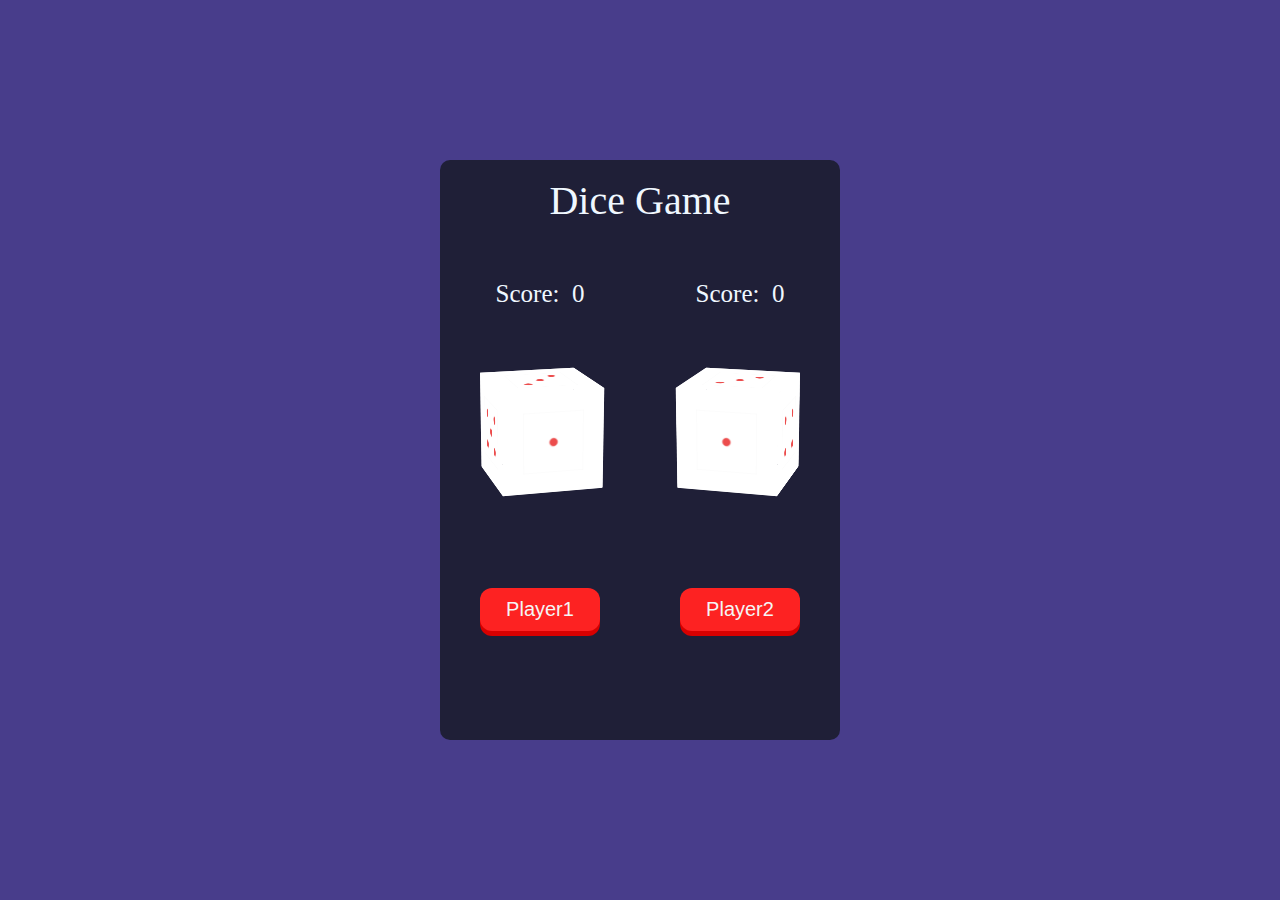
<file: dice/index.html>
<!DOCTYPE html>
<html lang="en">
<head>
    <meta charset="UTF-8">
    <meta name="viewport" content="width=device-width, initial-scale=1.0">
    <link rel="stylesheet" href="style.css">
    <script src="script.js" defer></script>
    <title>Dice Game</title>
</head>
<body>
    <div class="main-container">
        <div class="header">
           

            <p class="result">Dice Game</p>
        </div>
        

        <div class="dice-main-container">

            <div class="dice-container">
                <p>Score: &nbsp;<span class="p1-score">0</span></p>
                <div class="container">
                    <div class="cube cube-reset">
                        <div class="face front"><img src="img/1.png"></div>
                        <div class="face back"><img src="img/2.png"></div>
                        <div class="face top"><img src="img/3.png"></div>
                        <div class="face right"><img src="img/4.png"></div>
                        <div class="face left"><img src="img/5.png"></div>
                        <div class="face bottom"><img src="img/6.png"></div>
                    </div>
                </div>
                <button class="dice-btn">Player1</button> 
            </div>

            <div class="dice-container">
                <p>Score: &nbsp;<span class="p2-score">0</span></p>
                <div class="container">
                    <div class="cube2 cube-reset">
                        <div class="face front"><img src="img/1.png"></div>
                        <div class="face back"><img src="img/2.png"></div>
                        <div class="face top"><img src="img/3.png"></div>
                        <div class="face right"><img src="img/4.png"></div>
                        <div class="face left"><img src="img/5.png"></div>
                        <div class="face bottom"><img src="img/6.png"></div>
                    </div>
                </div>
                <button class="dice-btn2">Player2</button>
            
            </div>
        </div>

        
        <div class="modal">
            <p>Play Again?</p>
            <button class="yes">Yes</button>
            <button class="no">No</button>

                
        </div>
    </div>
        
    
</body>
</html>
</file>
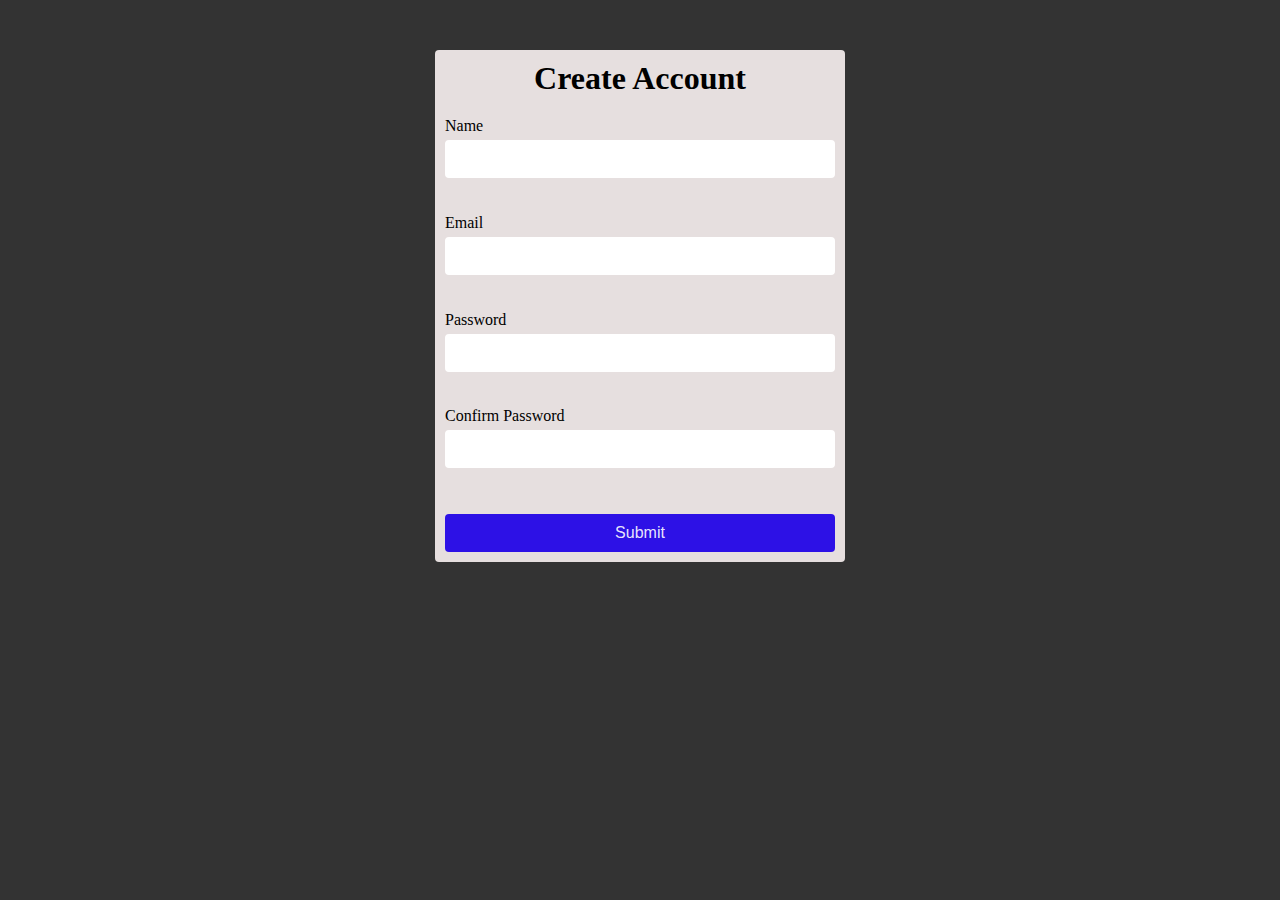
<file: form/index.html>
<!DOCTYPE html>
<html lang="en">
  <head>
    <meta charset="UTF-8" />
    <meta name="viewport" content="width=device-width, initial-scale=1.0" />
    <title>Form Validation</title>
    <link
      rel="stylesheet"
      href="https://cdnjs.cloudflare.com/ajax/libs/font-awesome/6.6.0/css/all.min.css"
      integrity="sha512-Kc323vGBEqzTmouAECnVceyQqyqdsSiqLQISBL29aUW4U/M7pSPA/gEUZQqv1cwx4OnYxTxve5UMg5GT6L4JJg=="
      crossorigin="anonymous"
      referrerpolicy="no-referrer"
    />
    <link rel="stylesheet" href="style.css" />
    <script defer src="index.js"></script>
  </head>
  <body>
    <div class="form-container">
      <form action="details.html" method="get" id="form">
        <h1>Create Account</h1>
        <div class="input-div">
          <label for="username">Name</label>
          <input type="text" id="username" name="username" />
          <div class="error-msg"></div>
        </div>
        <div class="input-div">
          <label for="email">Email</label>
          <input type="text" id="email" name="email" />
          <div class="error-msg"></div>
        </div>
        <div class="input-div">
          <label for="password">Password</label>
          <input type="password" id="password" name="password" />
          <i title="Show password" class="fa-regular fa-eye-slash"></i>
          <div class="error-msg"></div>
        </div>
        <div class="input-div">
          <label for="confirm-pass">Confirm Password</label>
          <input type="password" id="confirm-pass" name="confirm-pass" />
          <i title="Show password" class="fa-regular fa-eye-slash"></i>
          <div class="error-msg"></div>
        </div>
        <button type="submit">Submit</button>
      </form>
    </div>
  </body>
</html>
</file>
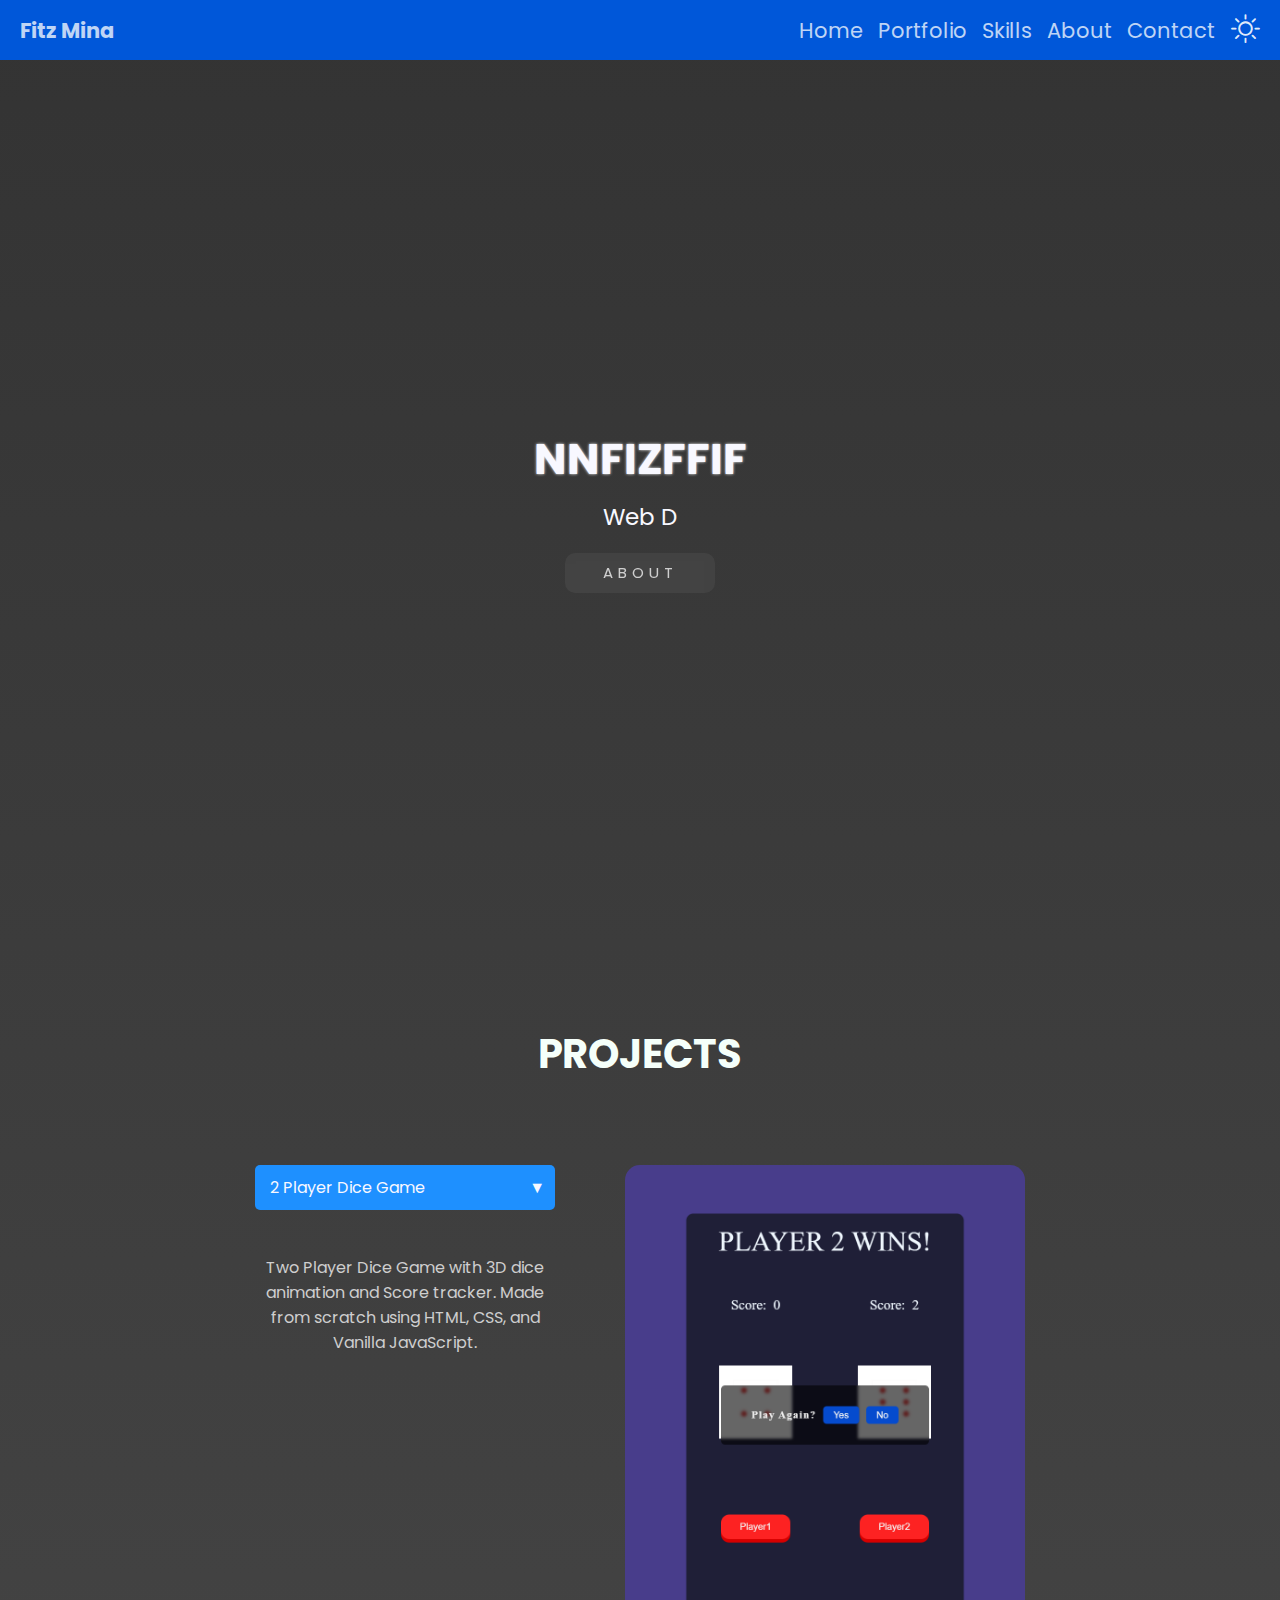
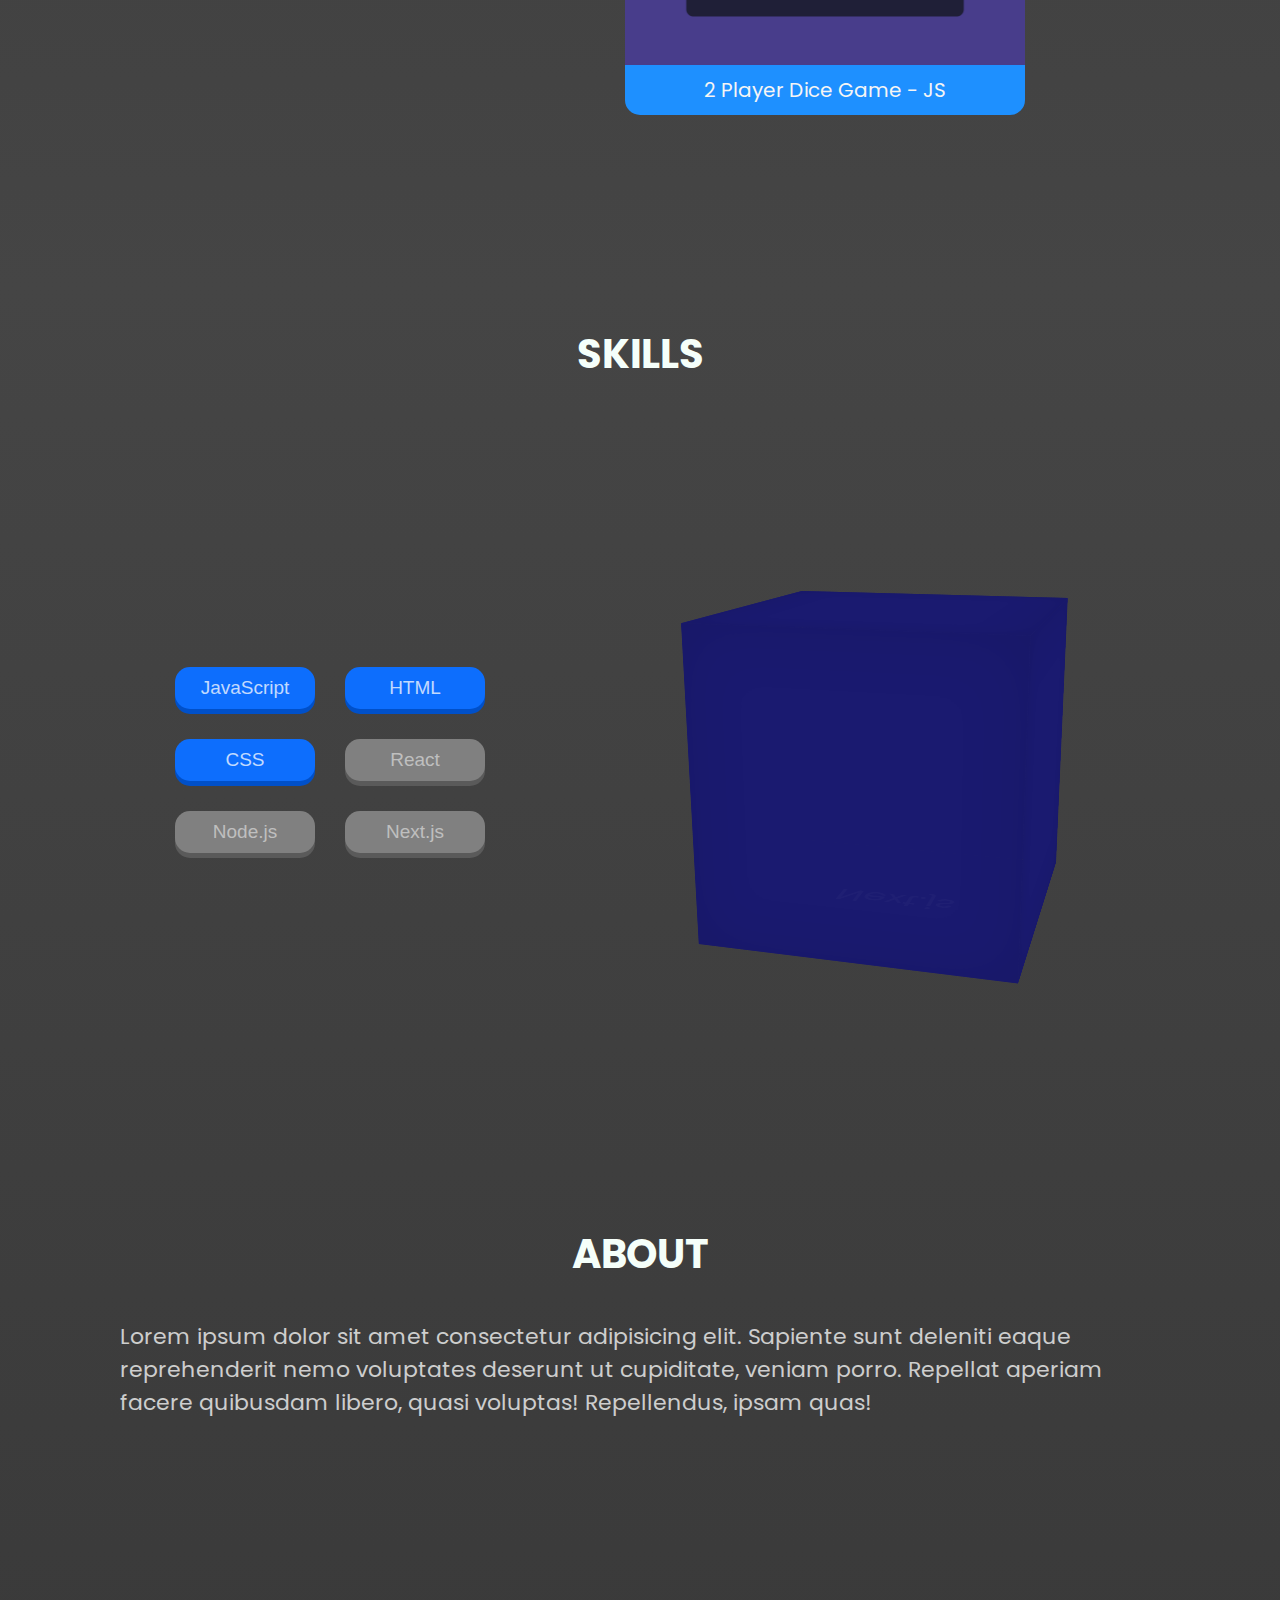
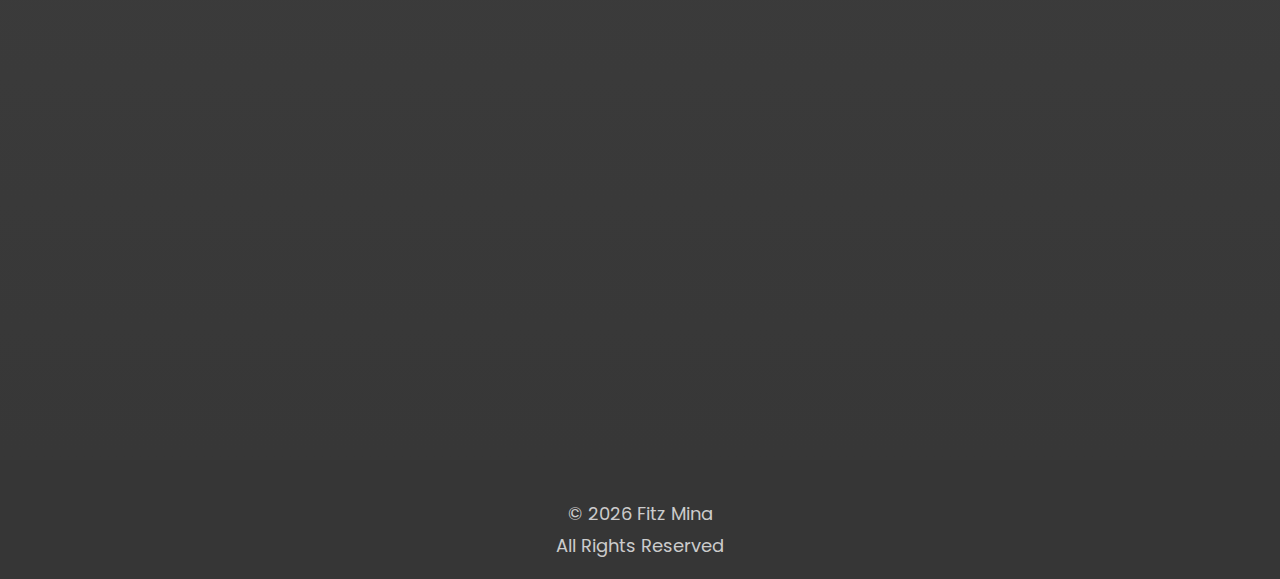
<file: Portfolio/index.html>
<!DOCTYPE html>
<html lang="en">
<head>
    <meta charset="UTF-8">
    <meta name="viewport" content="width=device-width, initial-scale=1.0">
    <link rel="icon" href="img/logo.png" type="image/x-icon">
    <link href="https://fonts.googleapis.com/css2?family=Poppins:ital,wght@0,100;0,200;0,300;0,400;0,500;0,600;0,700;0,800;0,900;1,100;1,200;1,300;1,400;1,500;1,600;1,700;1,800;1,900&display=swap" rel="stylesheet">
    <link rel="stylesheet" href="https://cdnjs.cloudflare.com/ajax/libs/font-awesome/6.5.2/css/all.min.css" integrity="sha512-SnH5WK+bZxgPHs44uWIX+LLJAJ9/2PkPKZ5QiAj6Ta86w+fsb2TkcmfRyVX3pBnMFcV7oQPJkl9QevSCWr3W6A==" crossorigin="anonymous" referrerpolicy="no-referrer" />
    <link rel="stylesheet" href="style.css">
    <link rel="stylesheet" href="https://cdn.jsdelivr.net/npm/bootstrap-icons@1.11.3/font/bootstrap-icons.min.css">
    <script src="script.js" defer></script>
    <title>Fitz Mina</title>
</head>
<body>
    <header>
        <nav class="site-nav">
            <h2>Fitz Mina</h2>
            <ul>
                <li><a href="#">Home</a></li>
                <li><a href="#portfolio">Portfolio</a></li>
                <li><a href="#skills">Skills</a></li>
                <li><a href="#about">About</a></li>
                <li><a href="contact.html">Contact</a></li>
            </ul>
            <i class="bi bi-brightness-high"></i>
            <i class="fa-solid fa-bars"></i>
        </nav>
    </header>

    

    <main>
    
        <section id="welcome" class="main-section-container">
         
            <div class="welcome welcome-text">
                <h1 class="shuffle-word" data-word="Fitz Mina">Fitz Mina</h1>
                <p class="typewriter"></p>
                <a href="#about" class="button">About</a>
            </div>

            

        </section>

        <section id="portfolio" class="main-section-container">
            <h3>Projects</h3>
            <div class="portfolio-card-main-container">
                <div class="dropdown ">
                    <div class="select-box">
                        <span class="selected">2 Player Dice Game</span>
                        <div class="dropdown-arrow">&#9660;</div>
                    </div>
                    <ul class="dropdown-menu">
                        <li class="dropdown-active" data-card="#dice">2 Player Dice Game - JS</li>
                        <li data-card="#timer">Timer -JS</li>
                        <!-- <li data-card="#todo">To-Do List</li> -->
                    </ul>    
                </div>


                <div class="porfolio-description" >
                    <div class="port-desc show">
                        <p >Two Player Dice Game with 3D dice animation and Score tracker. Made from scratch using HTML, CSS, and Vanilla JavaScript.</p>
                    </div>
                    
                    <div class="port-desc">
                        <p >Timer App. User can set the timer up to 99 hours. Made from scratch using HTML, CSS, and Vanilla JavaScript.</p>
                    </div>
                    
                </div>

                <div class="portfolio-card">
                    <a href="https://fitzmina.github.io/dice/" class="card-content dice card-show" id="dice">
                        <div class="portfolio-img-container">
                            <img src="img/dice.png" alt="dice">
                        </div>

                        <div class="portfolio-text-container">
                            <p>2 Player Dice Game - JS</p>
                        </div>
                    </a>

                    <a href="https://fitzmina.github.io/timer/" class="card-content timer " id="timer">
                        <div class="portfolio-img-container">
                            <img src="img/timer.png" alt="timer">
                        </div>
                        <div class="portfolio-text-container">
                            <p>Timer - JS</p>
                        </div>
                    </a>
                </div>
            </div>
        </section>


        <section id="skills" class="main-section-container">
            <h3 class="skill-tag">Skills</h3>
            <div class="skills-container">
                <div class="grid-skill-btn">
                    <button class="skill-btn js-btn">JavaScript</button>
                    <button class="skill-btn html-btn">HTML</button>
                    <button class="skill-btn css-btn">CSS</button>
                    <button class="skill-btn react-btn">React</button>
                    <button class="skill-btn node-btn">Node.js</button>
                    <button class="skill-btn next-btn">Next.js</button>
                </div>
                <div class="container">
                    <div class="cube">
                        <div class="face front"><i class="fa-brands fa-js"></i></div>
                        <div class="face back"><i class="fa-brands fa-html5"></i></div>
                        <div class="face top"><i class="fa-brands fa-css3-alt"></i></div>
                        <div class="face right"><i class="fa-brands fa-react"></i></div>
                        <div class="face left"><i class="fa-brands fa-node-js"></i></div>
                        <div class="face bottom">Next.js</div>
                    </div>
                </div>
            </div>
        </section>

        <section id="about" class="main-section-container">
                <h3>About</h3>
                <div class="about-p-container">
                    <p>Lorem ipsum dolor sit amet consectetur adipisicing elit. Sapiente sunt deleniti eaque reprehenderit nemo voluptates deserunt ut cupiditate, veniam porro. Repellat aperiam facere quibusdam libero, quasi voluptas! Repellendus, ipsam quas!</p>

                </div>
                
        </section>

    </main>

    <footer>
        <div class="contact-container">

            <div class="gmail">    
              
                    <a href="mailto:fitzgmina@gmail.com">
                    <i class="fa-regular fa-envelope"></i></a>
              
            </div>

            <div class="linkedin">
               
                    <a href="https://www.linkedin.com/in/fitzmina/" target="_blank">
                    <i class="fa-brands fa-linkedin"></i></a>
                 
            </div>
        </div>
        <div class="footer-text">
           <p>&#169; <span id="current-year"></span> Fitz Mina</p> 
           <p>All Rights Reserved</p>
        </div>
    </footer>
    
</body>
</html>
</file>
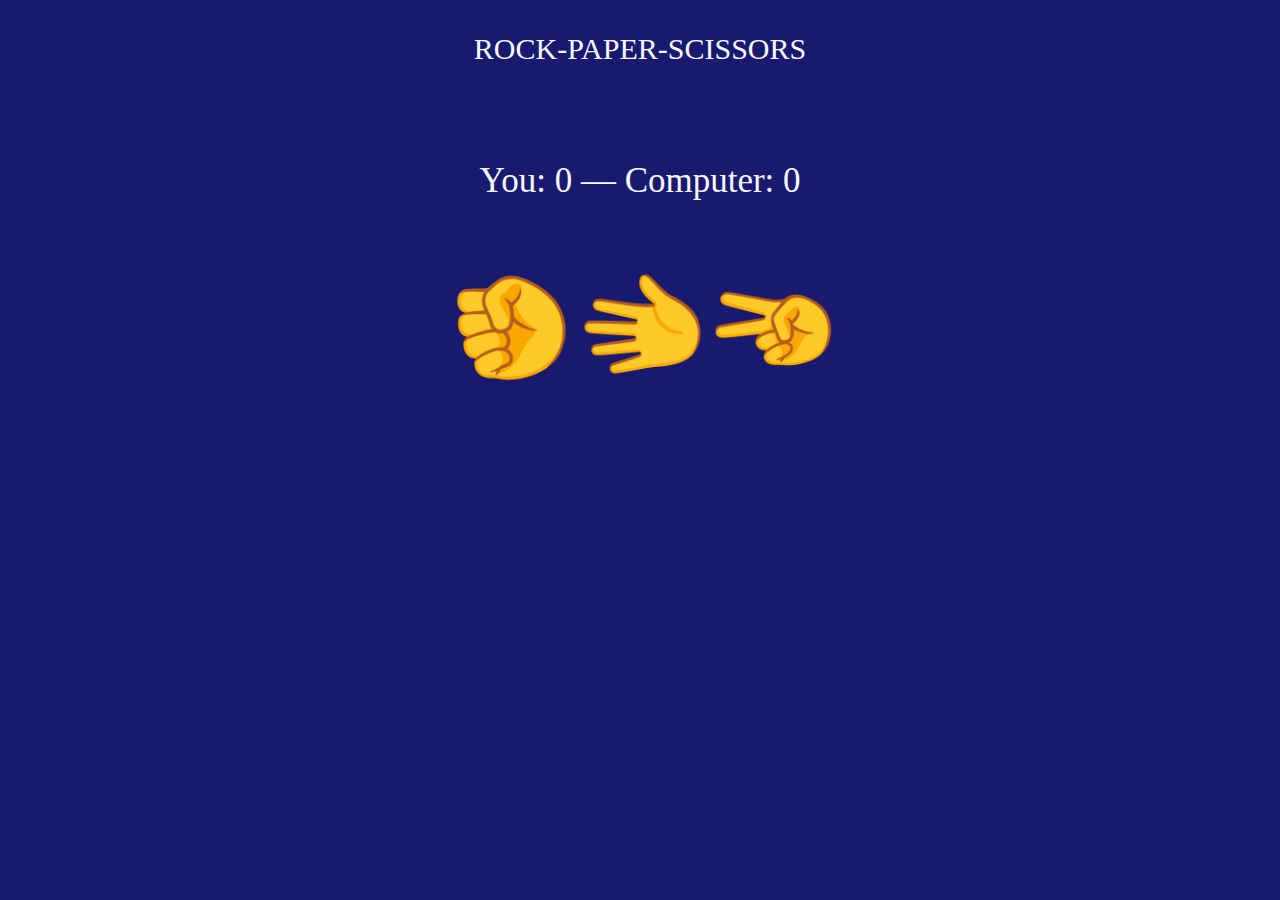
<file: rps/index.html>
<!DOCTYPE html>
<html lang="en">
<head>
    <meta charset="UTF-8">
    <meta name="viewport" content="width=device-width, initial-scale=1.0">
    <link rel="stylesheet" href="style.css">
    <script src="app.js" defer></script>
    <title>Rock Paper Scissor</title>
</head>
<body>
    <div class="result-text">Rock-Paper-Scissors</div>

    <span class="score-display">You: 0 — Computer: 0</span>

    <div class="choice-container">
        <button class="rock emoji" onclick="playGame('rock', this)">✊</button>
        <button class="paper emoji" onclick="playGame('paper', this)">🖐️</button>
        <button class="scissors emoji" onclick="playGame('scissors', this)">✌️</button>
    </div>
    <div class="computer-div-text">Computer: <div class="computer-text"></div></div>
    

    


</body>
</html>
</file>
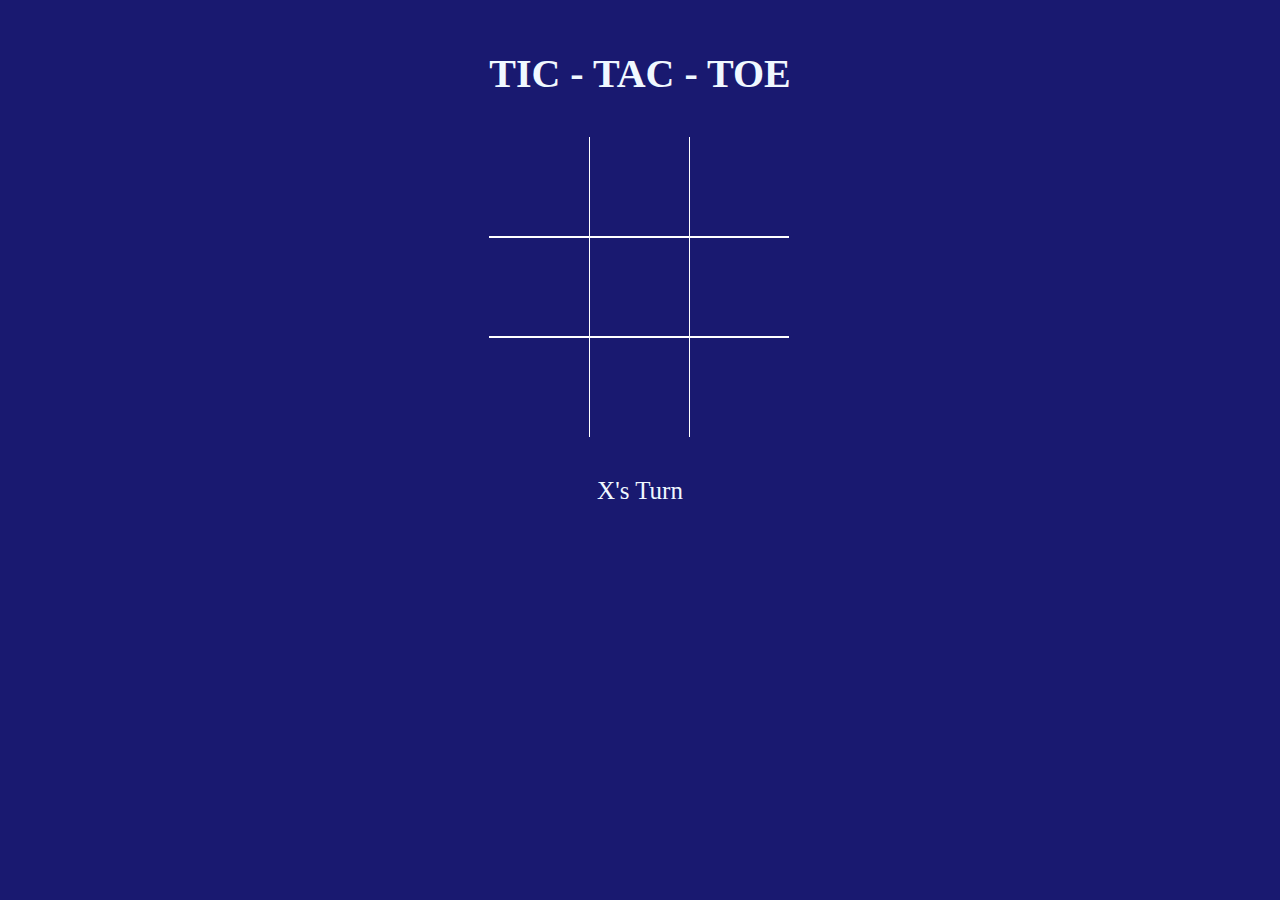
<file: tictactoe/index.html>
<!DOCTYPE html>
<html lang="en">
  <head>
    <meta charset="UTF-8" />
    <meta name="viewport" content="width=device-width, initial-scale=1.0" />
    <link rel="stylesheet" href="style.css" />
    <script src="index.js" defer></script>
    <title>Tic Tac Toe</title>
  </head>
  <body>
    <div class="super-container">
      <h1 class="heading">Tic - Tac - Toe</h1>
      <div class="tictactoe-container"></div>
      <span class="turn-text">X's Turn</span>
      <div class="restart-div">
        <span class="start-again">Play Again?</span
        ><button class="yes-btn btn">Yes</button
        ><button class="no-btn btn">No</button>
      </div>
    </div>
  </body>
</html>
</file>
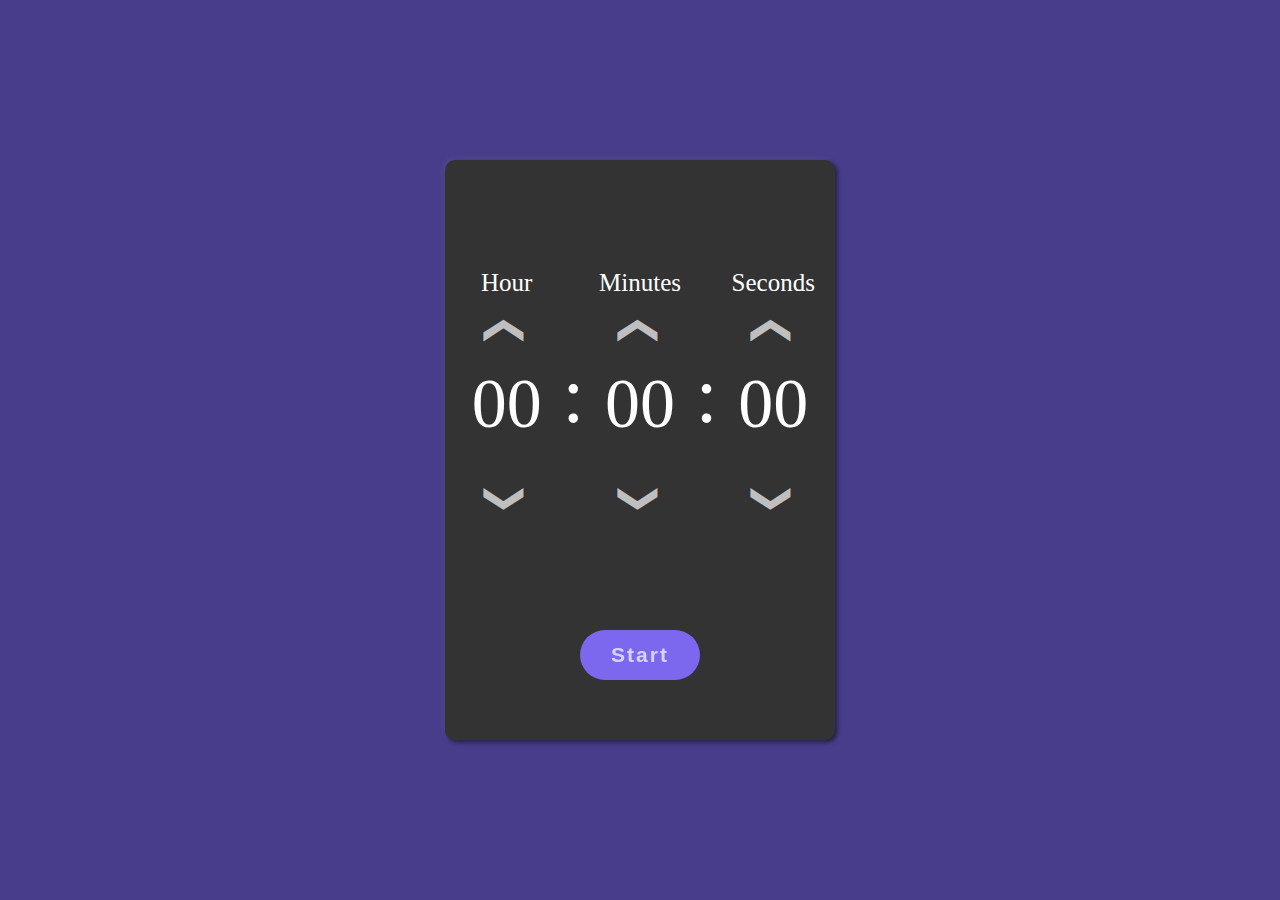
<file: timer/index.html>
<!DOCTYPE html>
<html lang="en">
<head>
    <meta charset="UTF-8">
    <meta name="viewport" content="width=device-width, initial-scale=1.0">
    <link rel="stylesheet" href="style.css">
    <script src="app.js" defer></script>
    <title>Timer</title>
</head>
<body>
    <div class="main-container">
        
        <div class="time-container">
            <div class="circle hide">
            </div>
            <div class="times-container hour-container">
                <span class="title1 title-group">Hour</span>
                <span class="hour hour-up arrow-up arrow-group">&#10094</span>
                <span class="hour hour-text">00</span>
                <span class="hour hour-down arrow-down arrow-group">&#10095</span>
            </div>
            <div class="divider divider-group">:</div>
            <div class="times-container min-container">
                <span class="title2 title-group">Minutes</span>
                <span class="min min-up arrow-up arrow-group">&#10094</span>
                <span class="min min-text">00</span>
                <span class="min min-down arrow-down arrow-group">&#10095</span>
            </div>

            <div class="divider2 divider-group">:</div>
            <div class="times-container sec-container">
                <span class="title3 title-group">Seconds</span>
                <span class="sec sec-up arrow-up arrow-group">&#10094</span>
                <span class="sec sec-text">00</span>
                <span class="sec sec-down arrow-down arrow-group">&#10095</span>
            </div>
        </div>

        <div class="btn-container">
            <button class="btn start">Start</button>
            <button class="btn pause hide reset-pause">Pause</button>
            <button class="btn reset hide reset-pause">Reset</button>
        </div>
    </div>
</body>
</html>
</file>
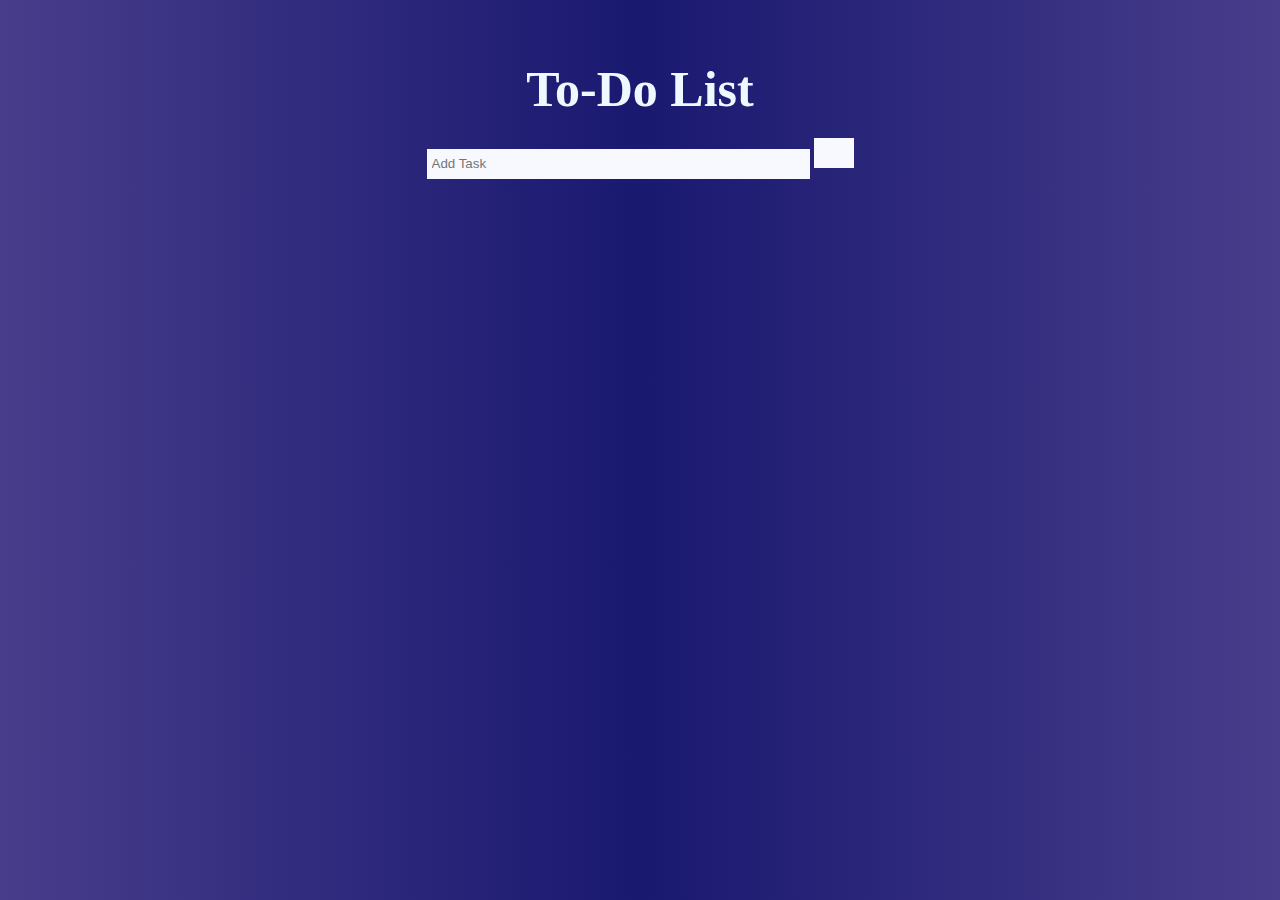
<file: to do list/index.html>
<!DOCTYPE html>
<html lang="en">
<head>
    <meta charset="UTF-8">
    <meta name="viewport" content="width=device-width, initial-scale=1.0">
    <link rel="stylesheet" href="https://cdnjs.cloudflare.com/ajax/libs/font-awesome/6.5.2/css/all.min.css" integrity="sha512-SnH5WK+bZxgPHs44uWIX+LLJAJ9/2PkPKZ5QiAj6Ta86w+fsb2TkcmfRyVX3pBnMFcV7oQPJkl9QevSCWr3W6A==" crossorigin="anonymous" referrerpolicy="no-referrer" />
    <link rel="stylesheet" href="style.css">
    <script src="app.js" defer></script>
    <title>To-Do List</title>
</head>
<body>
    <h1>To-Do List</h1>
    <div class="container">
    <input type="text" class="input-todo" placeholder="Add Task" maxlength="23">
    <button class="add-btn"><i class="fa-solid fa-plus"></i></button>
    <ul class="task-container"></ul>
    </div>
</body>
</html>
</file>
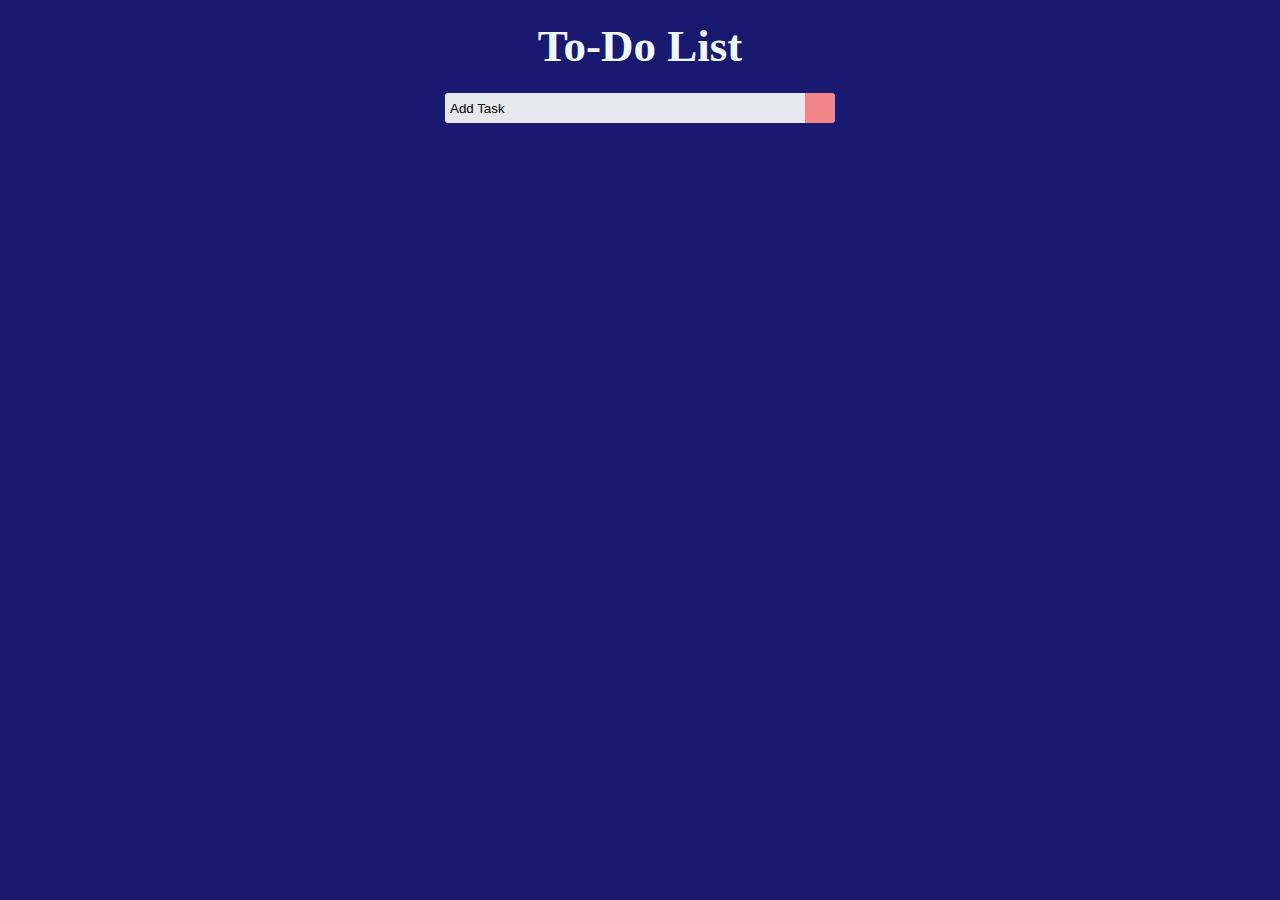
<file: todolist/index.html>
<!DOCTYPE html>
<html lang="en">
  <head>
    <meta charset="UTF-8" />
    <meta name="viewport" content="width=device-width, initial-scale=1.0" />
    <link
      rel="stylesheet"
      href="https://cdnjs.cloudflare.com/ajax/libs/font-awesome/6.5.2/css/all.min.css"
      integrity="sha512-SnH5WK+bZxgPHs44uWIX+LLJAJ9/2PkPKZ5QiAj6Ta86w+fsb2TkcmfRyVX3pBnMFcV7oQPJkl9QevSCWr3W6A=="
      crossorigin="anonymous"
      referrerpolicy="no-referrer"
    />
    <link rel="stylesheet" href="style.css" />
    <script src="app.js" defer></script>
    <title>To-Do List</title>
  </head>
  <body>
    <div class="super-container">
      <h1>To-Do List</h1>
      <div class="container">
        <div class="input-container">
          <input
            type="text"
            class="input-todo"
            placeholder="Add Task"
            maxlength="23"
          />
          <button class="add-btn"><i class="fa-solid fa-plus"></i></button>
        </div>
        <ul class="task-container"></ul>
      </div>
    </div>
  </body>
</html>
</file>
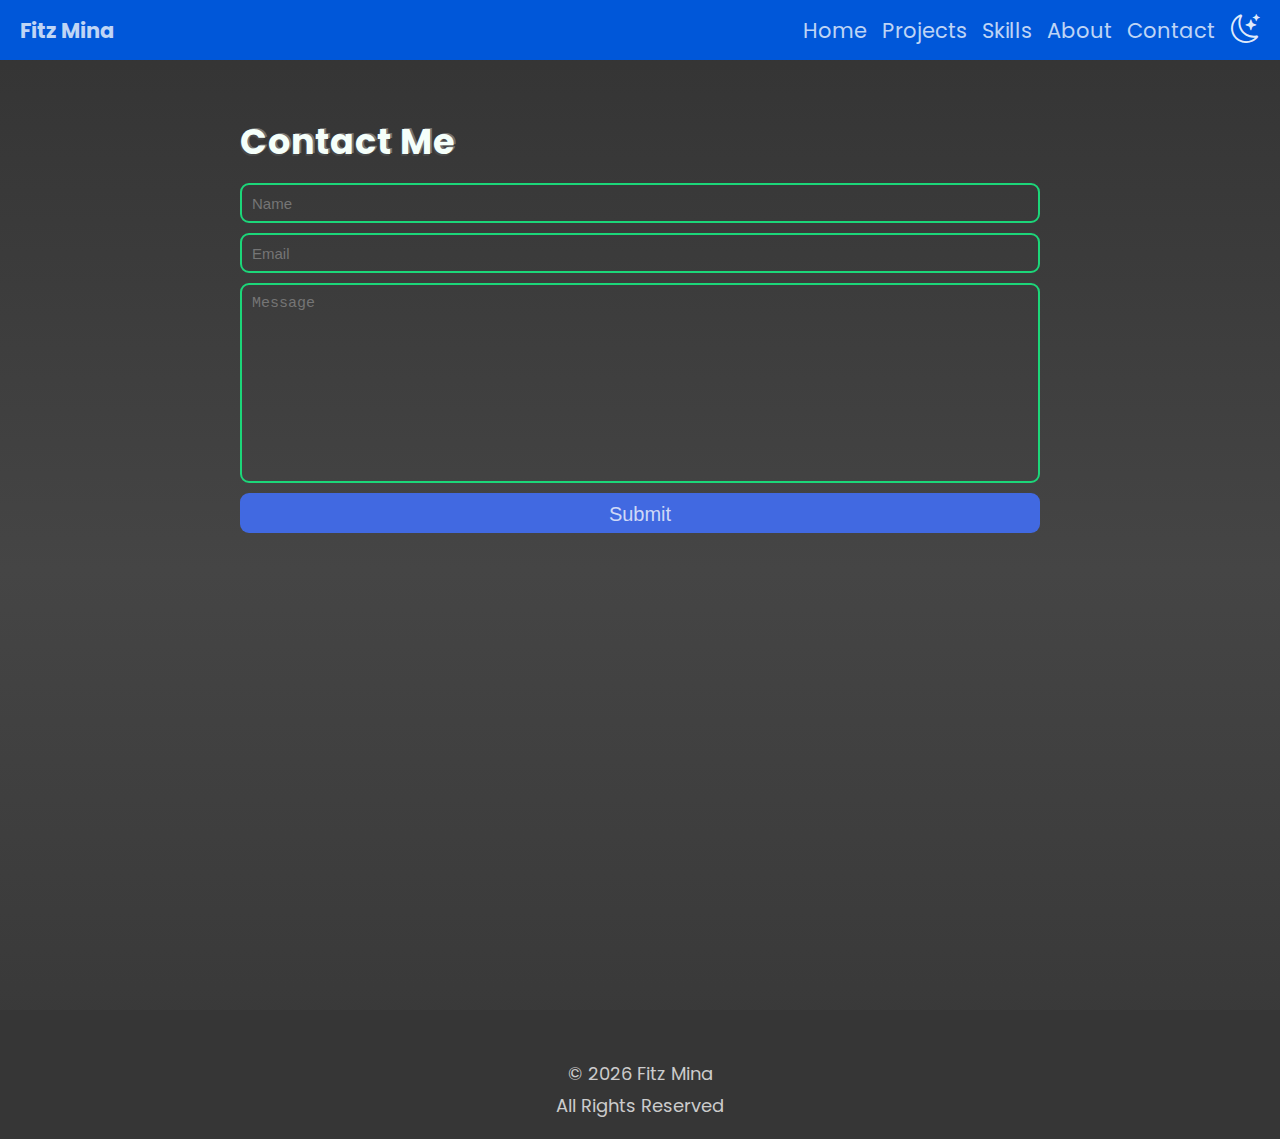
<file: portfolio/contact.html>
<!DOCTYPE html>
<html lang="en">
  <head>
    <meta charset="UTF-8" />
    <meta name="viewport" content="width=device-width, initial-scale=1.0" />
    <link rel="icon" href="img/logo.png" type="image/x-icon" />
    <link
      href="https://fonts.googleapis.com/css2?family=Poppins:ital,wght@0,100;0,200;0,300;0,400;0,500;0,600;0,700;0,800;0,900;1,100;1,200;1,300;1,400;1,500;1,600;1,700;1,800;1,900&display=swap"
      rel="stylesheet"
    />
    <link
      rel="stylesheet"
      href="https://cdnjs.cloudflare.com/ajax/libs/font-awesome/6.5.2/css/all.min.css"
      integrity="sha512-SnH5WK+bZxgPHs44uWIX+LLJAJ9/2PkPKZ5QiAj6Ta86w+fsb2TkcmfRyVX3pBnMFcV7oQPJkl9QevSCWr3W6A=="
      crossorigin="anonymous"
      referrerpolicy="no-referrer"
    />
    <link rel="stylesheet" href="style.css" />
    <link
      rel="stylesheet"
      href="https://cdn.jsdelivr.net/npm/bootstrap-icons@1.11.3/font/bootstrap-icons.min.css"
    />
    <script type="module" src="script.js"></script>
    <title>Fitz Mina</title>
  </head>
  <body>
    <header>
      <nav class="site-nav">
        <h2>Fitz Mina</h2>
        <ul>
          <li><a href="index.html">Home</a></li>
          <li><a href="index.html#portfolio">Projects</a></li>
          <li><a href="index.html#skills">Skills</a></li>
          <li><a href="index.html#about">About</a></li>
          <li><a href="contact.html">Contact</a></li>
        </ul>
        <i class="bi bi-brightness-high"></i>
        <i class="fa-solid fa-bars"></i>
      </nav>
    </header>

    <main>
      <div id="contact" class="contact-super-container main-section-container">
        <h3>Contact Me</h3>

        <form>
          <input type="text" placeholder="Name" required />
          <input type="email" placeholder="Email" required />
          <textarea
            placeholder="Message"
            rows="10"
            cols="400"
            required
          ></textarea>
          <input type="submit" />
        </form>
      </div>
    </main>

    <footer>
      <div class="contact-container">
        <div class="gmail">
          <a href="mailto:fitzgmina@gmail.com">
            <i class="fa-regular fa-envelope"></i
          ></a>
        </div>

        <div class="linkedin">
          <a href="https://www.linkedin.com/in/fitzmina/" target="_blank">
            <i class="fa-brands fa-linkedin"></i
          ></a>
        </div>
      </div>
      <div class="footer-text">
        <p>&#169; <span id="current-year"></span> Fitz Mina</p>
        <p>All Rights Reserved</p>
      </div>
    </footer>
  </body>
</html>
</file>
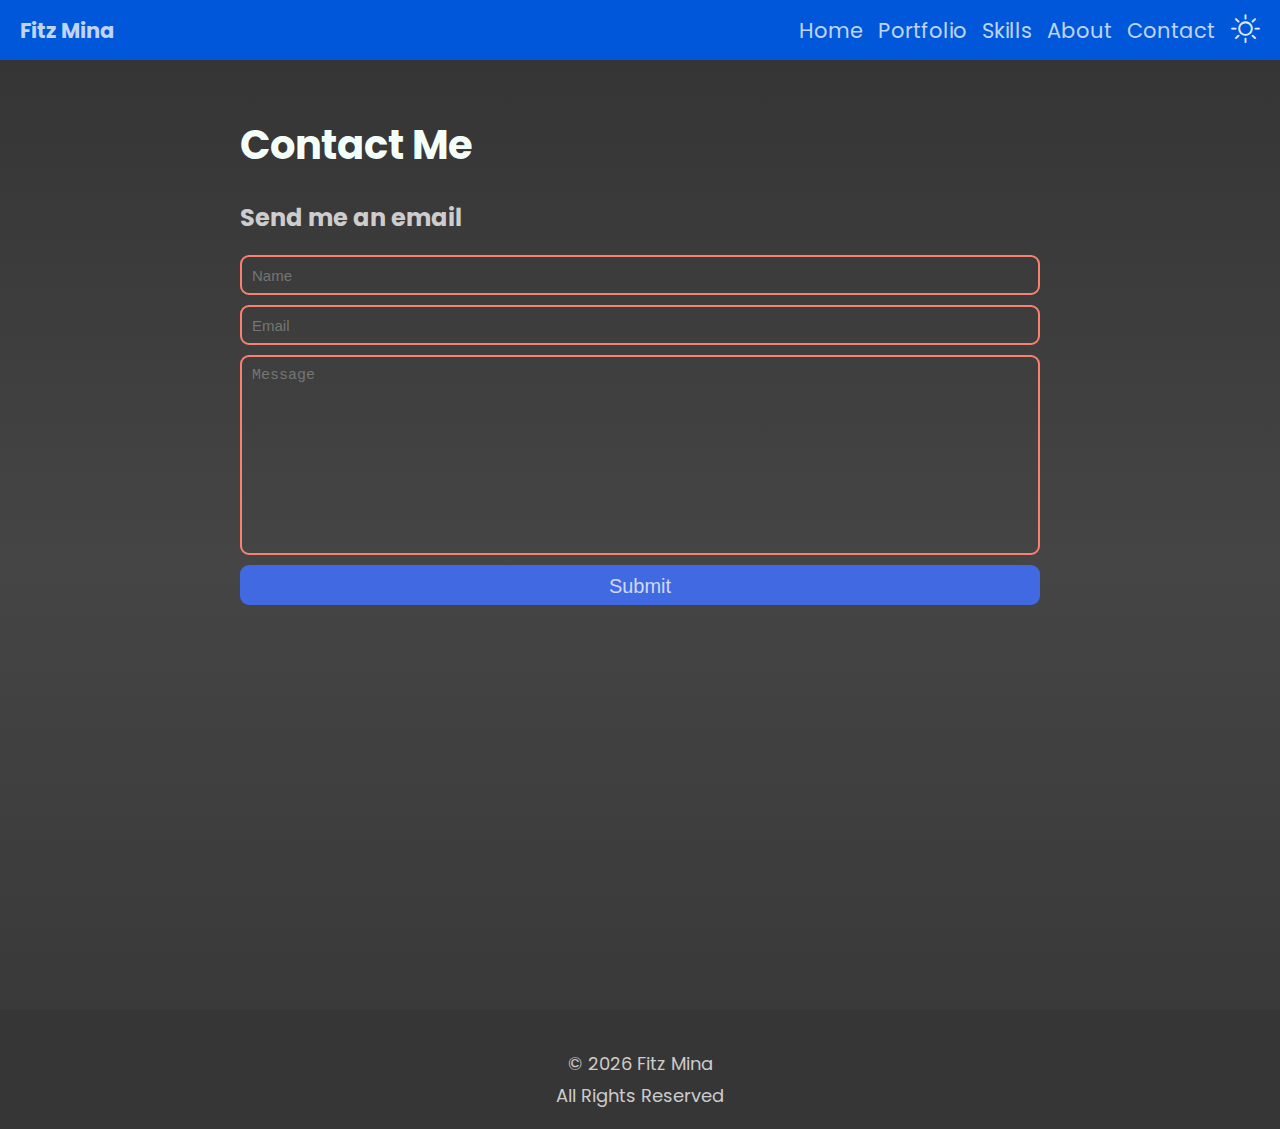
<file: Portfolio/contact.html>
<!DOCTYPE html>
<html lang="en">
<head>
    <meta charset="UTF-8">
    <meta name="viewport" content="width=device-width, initial-scale=1.0">
    <link rel="icon" href="img/logo.png" type="image/x-icon">
    <link href="https://fonts.googleapis.com/css2?family=Poppins:ital,wght@0,100;0,200;0,300;0,400;0,500;0,600;0,700;0,800;0,900;1,100;1,200;1,300;1,400;1,500;1,600;1,700;1,800;1,900&display=swap" rel="stylesheet">
    <link rel="stylesheet" href="https://cdnjs.cloudflare.com/ajax/libs/font-awesome/6.5.2/css/all.min.css" integrity="sha512-SnH5WK+bZxgPHs44uWIX+LLJAJ9/2PkPKZ5QiAj6Ta86w+fsb2TkcmfRyVX3pBnMFcV7oQPJkl9QevSCWr3W6A==" crossorigin="anonymous" referrerpolicy="no-referrer" />
    <link rel="stylesheet" href="style.css">
    <link rel="stylesheet" href="https://cdn.jsdelivr.net/npm/bootstrap-icons@1.11.3/font/bootstrap-icons.min.css">
    <script src="contact.js" defer></script>
    <title>Fitz Mina</title>
</head>
<body>
    <header>
        <nav class="site-nav">
            <h2>Fitz Mina</h2>
            <ul>
                <li><a href="index.html">Home</a></li>
                <li><a href="index.html#portfolio">Portfolio</a></li>
                <li><a href="index.html#skills">Skills</a></li>
                <li><a href="index.html#about">About</a></li>
                <li><a href="contact.html">Contact</a></li>
            </ul>
            <i class="bi bi-brightness-high"></i>
            <i class="fa-solid fa-bars"></i>
        </nav>
    </header>

    <main>
        
        <div id="contact" class="contact-super-container main-section-container">

            <h3>Contact Me</h3>

            <h4>Send me an email</h4>

            <form>
                
                <input type="text" placeholder="Name" required>
                <input type="email" placeholder="Email" required>
                <textarea placeholder="Message" rows="10" cols="400"></textarea>
                <input type="submit" >
            </form>
            
        </div>
    </main>

    <footer>
        <div class="contact-container">

            <div class="gmail">    
              
                    <a href="mailto:fitzgmina@gmail.com">
                    <i class="fa-regular fa-envelope"></i></a>
              
            </div>

            <div class="linkedin">
               
                    <a href="https://www.linkedin.com/in/fitzmina/" target="_blank">
                    <i class="fa-brands fa-linkedin"></i></a>
                 
            </div>
        </div>
        <div class="footer-text">
           <p>&#169; <span id="current-year"></span> Fitz Mina</p> 
           <p>All Rights Reserved</p>
        </div>
    </footer>
    
</body>
</html>
</file>
<file: dice/style.css>
*{
    margin: 0;
    padding: 0;
    box-sizing: border-box;
}

:root{
    --size: 100px;
    font-size: 62.5%;
}

html{
    
    font-size: 1.6rem;
}

body{
    
    background-color: darkslateblue;
    overflow-x: hidden;
    margin: 0 auto;
    display: grid;
    height: 100vh;
    place-content: center;
}

.main-container{
    position: relative;
    background: rgb(31, 31, 55);
    color: aliceblue;
    display: flex;
    justify-content: center;
    align-items: center;
    flex-direction: column;
    border-radius: 1rem;
    margin: 0 auto;
    width: 40rem;
}

.header{
    width: 40rem;
    text-align: center;
    display: grid;
    place-content: center;
    place-items: center;
    margin: 1rem 2rem;
    height: 60px;
    font-size: 4rem;
    /* outline: 1px solid rgb(249, 249, 249); */
    padding: 2rem 0;
}

.dice-main-container{
    display: flex;
    position: relative;
    height: 50rem;
}

.dice-container{
    width: 20rem;
    
    /* outline: 1px solid gold; */
    display: flex;
    justify-content: space-evenly;
    align-items: center;
    flex-direction: column;
    margin-top: 3rem;
    position: relative;
}

.dice-container p{
    display: block;
    padding: 1rem 2rem;
    font-size: 2.5rem;
    text-align: center;
    position: absolute;
    top: 0;
    /* margin: 0 auto; */
}

img{
    width: 6rem;
    height: 6rem;
}

/* .dice-img, .dice-img2{
    outline: 1px solid gold;
    width: 200px;
    height: 200px;
    font-size: 4rem;
    color: azure;
    text-align: center;
    line-height: 14rem;
} */




.container{
    perspective: 1000px;
    width: var(--size);
    height: var(--size);
    
}

.cube, .cube2{
    position: relative;
    width: 100%;
    height: 100%;
    transform-style: preserve-3d;
    transform: rotateX(-15deg) rotateY(-15deg);

    /* transform: rotateY(90deg); */
    /* transform: rotateY(-50deg); */
    transition: all 1s cubic-bezier(.8, -1.2, .4, 1.2);

    animation: animate 10s infinite;
}
.cube{
    transform: rotateX(-15deg) rotateY(15deg);
}

.face{
    position: absolute;
    /* border: 1px solid rgba(142, 142, 142, 0.68); */
    /* box-shadow: inset 0 0 60px rgba(0, 0, 0, 0.1); */
    width: var(--size);
    height: var(--size);
    line-height: var(--size);
    text-align: center;
    font-size: 1.25rem;
    background-color: rgb(255, 255, 255);
    /* opacity: 0.8; */
    display: flex;
    justify-content: center;
    align-items: center;
}

.front{
    transform: translateZ(50px);
}

.back{
    transform: rotateY(180deg) translateZ(50px);
}

.top{
    transform: rotateX(90deg) translateZ(50px);
}

.right{
    transform: rotateY(90deg) translateZ(50px);

}

.left{
    transform: rotateY(-90deg) translateZ(50px);
}

.bottom{
    transform: rotateX(-90deg) translateZ(50px);
}


.dice-container button{
    width: 12rem;
    border: none;
    cursor: pointer;
    background-color: rgb(253, 34, 34);
    box-shadow: 0 .5rem 0 rgb(215, 0, 0);
    padding: 1rem 2rem;
    border-radius: 1.2rem;
    color: whitesmoke;
    transition: all 0.4s;
    font-size: 2rem;
}

.dice-container button:active{
    box-shadow: none;
    transform: translateY(5px);
}




.modal{
    position: absolute;
    width: 30rem;
    background: rgba(0, 0, 0, 0.6);
    border-radius: 6px;
    backdrop-filter: blur(2px);
    text-align: center;
    padding: 30px;
    color: rgb(240, 240, 240);
    display: none;
    /* display: flex; */
    justify-content: center; 
    align-items: center;
    gap: 10px;
    font-size: 1.5rem;
    
}

.modal button{
    cursor: pointer;
    border: none;
    padding: 5px 15px;
    background-color: rgb(5, 75, 206);
    color: whitesmoke;
    border-radius: 5px;
    
}

.modal p{
    font-weight: bold;
    letter-spacing: 1.5px;

    
}

@media only screen and (max-width: 820px){
    

}
</file>
<file: form/style.css>
* {
  margin: 0;
  padding: 0;
  box-sizing: border-box;
}

body {
  display: grid;
  place-content: center;
  background: #333;
}

.form-container {
  background-color: rgb(230, 223, 223);
  padding: 0.3125rem;
  display: grid;
  place-content: center;
  margin-top: 3.125rem;
  border-radius: 0.25rem;
}

#form {
  display: flex;
  flex-direction: column;
  gap: 1.25rem;
  width: 25rem;
  padding: 0.3125rem;
}

h1 {
  text-align: center;
}

input {
  display: block;
  width: 100%;
  padding: 0.625rem;
  border: 2px solid #ffffff;
  border-radius: 0.25rem;
  font-size: 0.75rem;
}

.input-div {
  height: 4.8rem;
  position: relative;
  display: flex;
  flex-direction: column;
  gap: 5px;
}

button {
  font-size: medium;
  padding: 0.625rem;
  margin-top: 0.625rem;
  width: 100%;
  color: rgba(255, 255, 255, 0.9);
  background-color: rgb(45, 17, 230);
  border: none;
  border-radius: 0.25rem;
  cursor: pointer;
}

button:hover {
  background-color: rgba(45, 17, 230, 0.9);
  color: rgba(255, 255, 255, 1);
}

.error-msg {
  position: absolute;
  bottom: 0;
  color: red;
}

.input-div.error-border input {
  border: 1px solid red;
}
.input-div.success-border input {
  border: 1px solid green;
}

.input-div:nth-child(5) {
  position: relative;
}
.input-div:nth-child(4) {
  position: relative;
}

input[type="password"] {
  font-family: Verdana, Geneva, Tahoma, sans-serif;
  letter-spacing: 0.5rem;
}

.input-div:nth-child(4) input[type="text"] {
  letter-spacing: 0.3rem;
}
.input-div:nth-child(5) input[type="text"] {
  letter-spacing: 0.3rem;
}

.fa-regular {
  position: absolute;
  right: 5px;
  top: 35px;
  cursor: pointer;
}
</file>
<file: Portfolio/style.css>
/* VARIABLES */

:root{
    --bg: linear-gradient( #333 0%, #454545 50%, #363636 100%);
    --primary: rgba(255, 255, 255, 0.75);
    --primaryHover: rgba(255, 255, 255, 1);
    --btn: rgba(255, 255, 255, 0.05);
    --btn-hover: rgba(255, 255, 255, 0.04);
    --form: rgba(255, 255, 255, 0.05);

    --btnText: rgba(255, 255, 255, 0.75);
    --btnTextHover: rgba(255, 255, 255, 1);

    --secondary: ghostwhite;
    --third: #adb5bd;

    --h3: #F5FFFA;
    --h3-padding: 0.5rem 1rem;

    --header: #0057d9; 
    --headerFont: rgba(255, 255, 255, 0.75);
    --headerHover: rgba(255, 255, 255, 1);

    --footerBg: #363636;

 
    --size: 240px;
    --zsize: 120px;
    

    font-size: 62.5%;

    --padding: 0.5rem;
    --margin: 0 2rem;

    --text-shadow: #ffffff 0 0 .3rem;

    --btn-bg: royalblue;
}

/* DARK MODE */

.light{
    --bg: linear-gradient( #f8f8f8 0%, #e8dcdc 50%, #f8f8f8 100%);
    --primary: rgba(0, 0, 0, 0.75);
    --primaryHover: rgba(0, 0, 0, 1);
    --btn: rgba(0, 0, 0, 0.5);
    --btn-hover: rgba(0, 0, 0, 0.4);
    --form: rgba(0, 0, 0, 0.1);
    --third: #848a90;
    --footerBg: lightcyan;
   
    --text-shadow: #333 0 0 .3rem;
    --secondary: #333;

    --h3: #2F4F4F;

    --btn-bg: lightskyblue
}

/* RESET */

*{
    margin: 0;
    border: 0;
    box-sizing: border-box;
}

ul{
    list-style: none;
    padding: 0;
    margin: 0;
}

a{
    text-decoration: none;
    color: inherit;
    
}

html{
    /* scroll-behavior: smooth; */
    font-size: 1.6rem;
}

html, body{
    width: 100%;
    overflow-x: hidden;
}

:target:is(#home) {
    scroll-margin-top: 6rem;
}





/* HEADER */

header{
    color: var(--headerFont);
    background: var(--header);
    position: fixed;
    top: 0;
    z-index: 9999;
    width: 100%;
    
}

.site-nav :is(h2, li){
    font-size: 2.1rem;
}

.site-nav{
    position: relative;
    display: flex;
    align-items: center;
    justify-content: space-between;
    margin: 0 auto;
    padding: 0.5rem 2rem;
    max-width: 140rem;
    height: 6rem;
}

.site-nav ul {
    display: none;
    
}

.site-nav ul.show-menu {
    position: absolute;
    top: 0;
    left: 0;
    background-color: rgba(19, 19, 19, 0.96);
    width: 100%;
    min-height: 100vh;
    padding: 1rem 0 2.5rem;
    
    
    display: flex;
    justify-content: center;
    align-items: center;
    flex-direction: column;
    gap: 5rem;
    
}



.site-nav li{
    transition: all 0.4s;
}

.site-nav li:hover{
    color: var(--headerHover);
    transform: scale(1.1);
}

.site-nav .fa-solid{
    right: 0;
    margin: 0 2rem;
    position: absolute;
    font-size: 1.8em;
    cursor: pointer;
}

.site-nav .bi{
    
    margin-right: 5rem;
    font-size: 1.8em;
    cursor: pointer;
    color: rgba(255, 255, 255, 0.9);
    transition: all 0.1s;
}

.site-nav :is(.fa-bars, .fa-times){
    color: rgba(255, 255, 255, 0.9);
}

.site-nav :is(.fa-bars, .fa-times):hover{
    color: rgba(255, 255, 255, 1); 
}

.site-nav .bi:hover{
    text-shadow: #ffffff 0 0 0.3rem; 
    color: rgba(255, 255, 255, 1);
}


/* MOBILE FIRST*/

/* BASE STYLES */

/* fonts */

h3{
    color: var(--h3);
    font-size: 4rem;
    padding: var(--h3-padding);
    text-align: center;
    text-transform: uppercase;
    position: absolute;
    top: 5.9rem;
}

h4{
    color: var(--third);
}

body{
    font-family: 'Poppins', sans-serif;
    font-size: 1.6rem;
    margin-top: 6rem;
    display: flex;
    flex-direction: column;
    background: var(--bg);
}

/* MAIN */

main{
    
    color: var(--primary);
    transition: 0.2s;
    margin: 0 auto;
}

.main-section-container{
    min-height: 100vh;
    margin: var(--margin);
    max-width: 140rem;
    position: relative;
    text-align: center;
}



/* HOME */


#welcome{
    display: grid;
    place-content: center;
}



.welcome-text{
    display: flex;
    flex-direction: column;
    align-items: center;
    justify-content: center;
    text-align: center;
    color: var(--secondary);
    gap: 3rem;
}

.welcome-text h1{
    font-size: 4rem;
    text-transform: uppercase;
    text-shadow: var(--text-shadow);
    display: block;
    height: 4rem;
}

.welcome-text p{
    display: block;
    font-size: 2rem;
    height: 2rem;
    
}



.welcome-text .button{
    
    width: 15rem;
    height: 4rem;
    background-color: var(--btn);
    border: none;
    color: var(--btnText);
    font-size: 1.5rem;
    letter-spacing: .5rem;
    backdrop-filter: blur(.5rem);
    border-radius: 1rem;
    cursor: pointer;
    transition: all 0.5s;
    text-align: center;
    line-height: 4rem;
    display: block;
    text-transform: uppercase;
}

.welcome-text .button:hover{
    color: var(--btnTextHover);
    background-color: var(--btn-hover);
}


/* PORTFOLIO */

#portfolio{
    display: flex;
    justify-content: center;
    align-items: center;
}


.portfolio-card-main-container{
    display: flex;
    flex-direction: column;
    width: 40rem;
    margin-top: 14rem;
}


.dropdown{
    width: 100%;
    position: relative;
    color: ghostwhite;
}

.select-box{
    
    background-color: dodgerblue;
    display: flex;
    justify-content: space-between;
    align-items: center;

    border-radius: .5rem;
    padding: 1rem;
    cursor: pointer;
    transition: all 0.2s;
}

.dropdown-arrow{
   transition: all 0.2s;
}

.dropdown-arrow-active{
    transform: rotate(180deg);
}

.select-box-active{
    border-radius: .5rem .5rem 0 0;
}

.select-box span{
    margin-left: .5rem;
}


.dropdown-menu{
    width: 100%;
    
    background-color: dodgerblue;
    border-radius: 0 0 .5rem .5rem;
    position: absolute;
    top: 4.33rem;
   
    opacity: 0;
    display: none;
    transition: all 0.2s;
    z-index: 1;
    
}

.dropdown-menu li{

    border-radius: .5rem;
    cursor: pointer;
    padding: 1rem;
    
}

.dropdown-menu li:hover{
    background: rgba(32, 178, 171, 0.6);
    
}

.dropdown-active{
    background: LightSeaGreen;
    
}

.dropdown-open{
    display: block;
    opacity: 1;
}


.portfolio-card{
    cursor: pointer;
    display: flex;
    flex-direction: column;
    border-radius: 1.5rem;
    
}

.portfolio-img-container img{
    object-fit: cover;
    width: 100%;
    height: 100%;
    border-radius: 1.5rem 1.5rem 0 0;
}

.portfolio-img-container{
    height: 50rem;
    width: 40rem;
    border-radius: 1.5rem;
}

.portfolio-text-container p{
    color: whitesmoke;
    text-align: center;
    font-size: 2rem;
    display: block;
    line-height: 5rem;
}
.portfolio-text-container{
    border-radius: 0 0 1.5rem 1.5rem;
    height: 5rem;
    background-color: dodgerblue;
}

.card-content{
    display: none;
    
}

.card-content.card-show{
    display: block;
    
}



.porfolio-description{
    display: none;
}

.port-desc{
    display: none;
}

.port-desc.show{
    display: block;
}

/* SKILLS */

#skills{
    display: flex;
    justify-content: center;
    align-items: center;
    
}

.skills-container{
    height: 60rem;
    display: grid;
    grid-template-rows: 1fr 2fr;
    place-items: center;
    margin-top: 10rem;
}

.grid-skill-btn{
    display: grid;
    grid-template-columns: repeat(3, 1fr);
    gap: 2rem;
    
}

.skill-btn{
    border: none;
    width: 12rem;
    padding: 1rem 1rem;
    font-size: 1.5rem;
    border-radius: 1.5rem;
    text-align: center;
    cursor: pointer;
    background-color: #0d6efd;
    box-shadow: 0 .5rem 0 #0050c9;
    color: rgba(255, 255, 255, 0.75);
    transition: all 0.4s;
    
}

:hover:is(.skill-btn:nth-child(1), .skill-btn:nth-child(2), .skill-btn:nth-child(3)){
    
    color: rgba(255, 255, 255, 1);
}
:active:is(.skill-btn:nth-child(1), .skill-btn:nth-child(2), .skill-btn:nth-child(3)){
    
    box-shadow: none;
    transform: translateY(.5rem);
}


:is(.skill-btn:nth-child(4), .skill-btn:nth-child(5), .skill-btn:nth-child(6)){
    
    color: rgba(255, 255, 255, 0.5);
}


:is(.react-btn, .node-btn, .next-btn){
    cursor: progress;
    background-color: gray;
    box-shadow: 0 .5rem 0 rgb(90, 90, 90);
}


.container{
    perspective: 1000px;
    width: var(--size);
    height: var(--size);
    
   
}

.cube{
    position: relative;
    width: 100%;
    height: 100%;
    transform-style: preserve-3d;
    transform: rotateX(-15deg) rotateY(-15deg);

    /* transform: rotateX(90deg); */
    /* transform: rotateY(-50deg); */
    transition: all 1s cubic-bezier(0.5, 0.7, 0.8, -1.3);

    animation: animate 10s infinite;
}

.face{
    position: absolute;
    /* border: 1px solid rgb(0, 0, 0); */
    box-shadow: inset 0 0 60px rgba(0, 0, 0, 0.1);
    width: var(--size);
    height: var(--size);
    line-height: var(--size);
    text-align: center;
    font-size: 4rem;
    background-color: MidnightBlue;
    opacity: 0.98;
    display: flex;
    justify-content: center;
    align-items: center;
}

.face i{
   
    font-size: 23rem;
       
   
}

.fa-js{
    color: #F0DB4F;
}
.fa-html5{
    color: #e34c26;
}
.fa-css3-alt{
    color:  #264de4;
}
.fa-react{
    color: #00d8ff;
}
.fa-node-js{
    color: #68a063;
}

.cube .bottom{
    color: aliceblue;
}

.front{
    transform: translateZ(var(--zsize));
}

.back{
    transform: rotateY(180deg) translateZ(var(--zsize));
}

.top{
    transform: rotateX(90deg) translateZ(var(--zsize));
}

.right{
    transform: rotateY(90deg) translateZ(var(--zsize));

}

.left{
    transform: rotateY(-90deg) translateZ(var(--zsize));
}

.bottom{
    transform: rotateX(-90deg) translateZ(var(--zsize));
}



/* ABOUT */

#about{
    display: flex;
    justify-content: center;
    
}

.about-p-container{
    font-size: 2.2rem;
    margin-top: 16rem;
    padding: 0 10rem;
    text-align: left;
}


/* CONTACT */

#contact {
    display: flex;
    flex-direction: column;
    gap: 1rem;
    text-align: left;
    margin-top: 5rem;

}

#contact h3{
    text-transform: capitalize;
    position: static;
    display: block;
    text-align: left;
    padding-left: 0;
}

#contact h4{
    color: var(--primary);
    font-size: 2.4rem;
    margin: 1rem 0;
}

#contact form {
    display: flex;
    flex-direction: column;
    gap: 1rem;
    /* grid-template-columns: repeat(auto-fit, minmax(30rem,1fr)); */
    width: 40rem;
}

#contact form input{
    display: block;
    height: 4rem;
}

#contact textarea{
    resize: none;
    height: 20rem;
    caret-color: var(--primary);
}

#contact textarea, input{
    padding: 1rem;
    font-size: 1.5rem;
    border: 2px solid salmon;
    border-radius: 0.9rem;
    background: none;
    width: 100%;
    outline: none;
    color: var(--primary);
}



#contact :is(input, textarea):focus{
    border: 3px solid lightcoral;
    outline: none;
}

#contact input[type=submit]{
    width: 100%;
    background-color: var(--btn-bg);
    height: 4rem;
    border-radius: 0.9rem;
    color: var(--primary);
    font-size: 2rem;
    cursor: pointer;
    border: none;
    outline: none;
}



/* FOOTER */

footer{
    padding: 2rem;
    color: var(--primary);
    background-color: var(--footerBg);
    display: flex;
    justify-content: center;
    flex-direction: column;
    align-items: center;
    
    text-align: center;
}



.contact-container {
    padding: var(--padding);
    display: flex;
    gap: 2rem;
    margin-bottom: 1rem;
}

.contact-container i{
    font-size: 3rem;
}

.contact-container i:hover{
    color: var(--primaryHover);
    transform: translateY(-.1rem);
}

.footer-text{
    display: flex;
    flex-direction: column;
    gap: 0.5rem;
    font-size: 1.5rem;
}


/* MEDIA QUERY */

/* 576px */

@media screen and (min-width: 576px){

    #contact form {
        
        width: 50rem;
    }


    .contact-container i{
        font-size: 3.2rem;
    }

    .footer-text{
        font-size: 1.6rem;
    }
    
   

    .skill-btn{
        width: 13rem;
        font-size: 1.6rem;
    }
}



@media screen and (min-width: 768px){
   
    #contact form {
        
        width: 70rem;
    }
   

    .contact-container i{
        font-size: 3.4rem;
    }

    .footer-text{
        font-size: 1.8rem;
    }

    .welcome-text h1{
        font-size: 4.2rem;
     
        height: 4.2rem;
    }
    
    .welcome-text p{
        
        font-size: 2.2rem;
        height: 2.2rem;
        
    }
    
}



@media screen and (min-width: 992px){
    :root{
        --size: 300px;
        --zsize: 150px;
    }


    .face i{
   
        font-size: 30rem;
           
       
    }
    .skills-container{
        display: grid;
        grid-template-columns: 1fr 2fr;
        grid-template-rows: 1fr;
        /* grid-auto-rows: 60rem; */
        place-content: center;
        
    }

    .grid-skill-btn{
        grid-template-columns: repeat(2, 1fr);
        gap: 3rem;
    }

    .skills-container .container{
        margin-left: 20rem;
    }



    .site-nav ul{
        display: flex;
        gap: 1.5rem;
        margin-right: 4.5rem;
    }

    .site-nav .fa-bars{
        display: none;
        
    }

    .site-nav .bi{
        right: 0;
        margin: 0 2rem;
        position: absolute;
        
    }

    .site-nav li:hover{
        
        transform: scale(1.05);
    }

   


    .portfolio-card-main-container{
    display: grid;
    grid-template-columns: 30rem 5rem 40rem;
    grid-template-rows: repeat(8, 1fr);
    width: 80rem;
    gap: 1rem;
    place-content: center;
    }

    .portfolio-card{
        grid-column: 3/3;
        grid-row: 1/8;
        width: 40rem;
    }

    .porfolio-description{
        display: block;
        grid-row: 2/5;
        width: 30rem;
        padding: 1rem;
    }

    .dropdown{
        width: 30rem;
        grid-row: span 1;
        grid-column: span 1;
        justify-self: center;

        
    }

    .portfolio-img-container{
        height: 50rem;
        
    }

    .skill-btn{
        width: 13rem;
        font-size: 1.8rem;
    }


    #contact form {
        
        width: 80rem;
    }
    


}


@media screen and (min-width: 1200px){
    .welcome-text h1{
        font-size: 4.3rem;
     
        height: 4.3rem;
    }
    
    .welcome-text p{
        
        font-size: 2.3rem;
        height: 2.3rem;
        
    }
    .skill-btn{
        width: 14rem;
        font-size: 1.9rem;
    }

}


@media screen and (min-width: 1400px){
    .welcome-text h1{
        font-size: 4.5rem;
     
        height: 4.5rem;
    }
    
    .welcome-text p{
        
        font-size: 2.5rem;
        height: 2.5rem;
        
    }
    
    .skill-btn{
        width: 15rem;
        font-size: 2rem;
    }

}
</file>
<file: rps/style.css>
* {
  margin: 0;
  padding: 0;
  box-sizing: border-box;
}

html {
  overflow-x: hidden;
}

body {
  display: flex;
  justify-content: space-evenly;
  align-items: center;
  flex-direction: column;
  background-color: midnightblue;
  color: ghostwhite;
  margin-top: 2rem;
  gap: 4rem;
}

.emoji {
  transform: rotate(270deg);
}

.emoji {
  line-height: 1px;
  margin: 0 auto;
  font-size: 105px;
  cursor: pointer;
  border-radius: 10%;
  background: none;
  width: 127px;
  height: 130px;
  border: none;
}

.computer {
  font-size: 43px;
}

.result-text {
  font-size: 30px;
  text-transform: uppercase;
  display: block;
  height: 65px;
}

.computer-text {
  font-size: 105px;
  display: inline-block;
}

.computer-div-text {
  font-size: 40px;
  display: none;
}

.score-display {
  font-size: 35px;
}
</file>
<file: tictactoe/style.css>
* {
  margin: 0;
  padding: 0;
  box-sizing: border-box;
}

html {
  overflow-x: hidden;
}

body {
  display: flex;
  justify-content: center;
  background: midnightblue;
  color: aliceblue;
}

.super-container {
  margin-top: 50px;
  display: flex;
  justify-content: center;
  flex-direction: column;
  gap: 40px;
}

.heading {
  font-size: 40px;
  text-align: center;
  text-transform: uppercase;
}

.tictactoe-container {
  width: 300px;
  height: 300px;
  display: flex;
  justify-content: center;
  align-items: center;
  flex-wrap: wrap;
}

.squares {
  width: 100px;
  height: 100px;
  border: 1px solid rgb(255, 255, 255);
  cursor: pointer;
  display: flex;
  justify-content: center;
  align-items: center;
}

.squares:first-child,
.squares:nth-child(2),
.squares:nth-child(3) {
  border-top: none;
}

.squares:last-child,
.squares:nth-child(7),
.squares:nth-child(8) {
  border-bottom: none;
}

.squares:nth-child(3n + 1) {
  border-left: none;
}

.squares:nth-child(1n + 1) {
  border-right: none;
}

button {
  width: 30%;
  align-self: center;
}

.circle {
  width: 90px;
  height: 90px;
  border-radius: 50%;
  border: 18px solid rgb(244, 114, 114);
}

.cross {
  width: 90px;
  height: 90px;
  position: relative;
  transform: rotate(45deg);
}

.cross::before,
.cross::after {
  content: "";
  position: absolute;
  background-color: rgb(121, 121, 243);
}

.cross::before {
  left: 50%;
  width: 30%;
  height: 100%;
  margin-left: -15%;
}

.cross::after {
  top: 50%;
  width: 100%;
  height: 30%;
  margin-top: -15%;
}

.turn-text {
  text-align: center;
  font-size: 25px;
  height: 25px;
  display: block;
}

.restart-div {
  display: none;
  width: 300px;
  justify-content: center;
  gap: 10px;
}

button {
  font-size: 15px;
  border: none;
  background: rgb(90, 88, 93);
  border-radius: 3px;
  cursor: pointer;
  color: azure;
  width: 50px;
  height: 30px;
}

.start-again {
  display: inline-block;
  font-size: 25px;
  height: 30px;
}
</file>
<file: timer/style.css>
* {
  margin: 0;
  padding: 0;
  box-sizing: border-box;
}

:root {
  font-size: 62.5%;
}

html {
  font-size: 1.6rem;
}

html,
body {
  width: 100%;
  overflow-x: hidden;
}

body {
  min-height: 100vh;
  display: grid;
  place-items: center;
  margin: 0 auto;
  background: darkslateblue;
}

.time-container .circle {
  position: absolute;
  margin: 0 auto;
  width: 360px;
  height: 360px;
  border-radius: 50%;
  z-index: -1;
  animation: circle 5s linear infinite;
}

@keyframes circle {
  0% {
    transform: rotate(0deg);
    box-shadow: 1px 5px 2px #0033ff;
  }
  25% {
    transform: rotate(90deg);
    box-shadow: 1px 5px 2px #ff6600;
  }
  50% {
    transform: rotate(180deg);
    box-shadow: 1px 5px 2px #6e0dd0;
  }
  75% {
    transform: rotate(270deg);
    box-shadow: 1px 5px 2px #33ff00;
  }

  100% {
    transform: rotate(360deg);
    box-shadow: 1px 5px 2px #0033ff;
  }
}

.time-container .circle:before {
  position: absolute;
  content: "";
  left: 0;
  top: 0;
  height: 100%;
  width: 100%;
  border-radius: 50%;
  box-shadow: 0 0 5px rgba(255, 255, 255, 0.3);
}

.circle.pause-circle {
  animation: none;
}

.main-container {
  border-radius: 1rem;
  width: 39rem;
  height: 58rem;
  display: flex;
  flex-direction: column;
  justify-content: space-evenly;
  align-items: center;
  background: #333;
  box-shadow: 0.2rem 0.2rem 0.5rem rgba(0, 0, 0, 0.6),
    -0.1rem -0.1rem 0.5rem rgba(255, 255, 255, 0.1);
}

.time-container {
  position: relative;
  width: 37rem;
  height: 35rem;
  border-radius: 1rem;
  color: rgb(255, 255, 255);
  display: flex;
  gap: 1.3rem;
  z-index: 1;
  text-align: center;
  justify-content: center;
  align-items: center;
}

.times-container {
  display: flex;
  flex-direction: column;
  gap: 1rem;
  width: 8.5rem;
}

.title1,
.title2,
.title3 {
  display: inline-block;
  font-size: 2.5rem;
}

.hour,
.min,
.sec {
  display: inline-block;
}

.hour-text,
.min-text,
.sec-text {
  font-size: 7rem;
}

.arrow-up {
  font-size: 4rem;
  rotate: 90deg;
  cursor: pointer;
  text-align: center;
  display: block;
  color: rgba(255, 255, 255, 0.7);
}

.arrow-down {
  font-size: 4rem;
  color: rgba(255, 255, 255, 0.7);
  margin-top: 2.1rem;
  rotate: 90deg;
  cursor: pointer;
  display: block;
}

.divider,
.divider2 {
  font-size: 8rem;
  opacity: 1;
}

.marginDivider {
  margin-bottom: 1.2rem;
}

.blink {
  animation: blink 1s infinite;
}

@keyframes blink {
  0% {
    opacity: 1;
  }
  to {
    opacity: 0;
  }
}

.btn-container {
  display: flex;
  gap: 6rem;
}

.btn {
  cursor: pointer;
  height: 5rem;
  width: 12rem;
  filter: blur(0.01rem);
  color: rgba(240, 248, 255, 0.75);
  border-radius: 3rem;
  border: none;
  letter-spacing: 0.2rem;
  transition: all 0.1s;
  font-weight: 700;
  font-size: 2.1rem;
}

.btn:hover {
  color: rgb(240, 248, 255);
}

.hide {
  display: none;
}

.compress {
  gap: 0.6rem;
}

.btn-container .start {
  background-color: mediumslateblue;
}
.btn-container .pause {
  background-color: firebrick;
}
.btn-container .reset {
  background-color: rgb(239, 232, 232);
  color: rgba(0, 0, 0, 0.77);
}

.btn-container .reset:hover {
  color: rgba(0, 0, 0, 1);
}
</file>
<file: to do list/style.css>
*{
    margin: 0;
    padding: 0;
    box-sizing: border-box;
}

html{
    overflow-x: hidden;
}


body{
    display: flex;
    flex-direction: column;
    justify-content: center;
    background: linear-gradient(to left, darkslateblue, midnightblue 50%, darkslateblue);
    color: aliceblue;
    
}

h1{
   margin-top: 60px;
   margin-bottom: 20px;
   text-align: center;
   font-size: 50px;
}

.container{
    max-width: 430px;
    padding: 0 1px;
    margin: 0 auto;
}

.container input{
    width: 383px;
    margin-bottom: 10px;
    height: 30px;
    padding-left: 5px;
    background: ghostwhite;
    outline: none;
    border: none;
    
}

ul{
    
    list-style: none;
    display: flex;
    flex-direction: column;
    gap: 10px;
}

ul li{
    width: 390px;
    
}

.task-div-container{
    display: flex;
    gap: 10px;
    width: 427px;
    font-size: 25px;
}

.task-div-container li{
    flex: 2;
}

.line-through{
    text-decoration: line-through;
}

button{
    border: none;
    background-color: ghostwhite;
    width: 40px;
    height: 30px;
}

i{
    pointer-events: none;
    
}
</file>
<file: todolist/style.css>
* {
  margin: 0;
  padding: 0;
  box-sizing: border-box;
}

html {
  overflow-x: hidden;
}

body {
  display: grid;
  place-content: center;
  background: midnightblue;
  color: aliceblue;
}

.super-container {
  display: flex;
  justify-content: center;
  flex-direction: column;
  width: 400px;
}

h1 {
  margin-top: 20px;
  margin-bottom: 20px;
  text-align: center;
  font-size: 45px;
}

.container {
  margin: 0 auto;
}

.input-container {
  gap: 0;
  display: flex;
  height: 40px;
}

.container input {
  margin-top: 1px;
  margin-bottom: 10px;
  height: 30px;
  padding-left: 5px;
  background: rgb(231, 231, 238);
  outline: none;
  border: none;
  border-top-left-radius: 3px;
  border-bottom-left-radius: 3px;
  width: 360px;
}

input::placeholder {
  color: black;
}

ul {
  list-style: none;
  display: flex;
  flex-direction: column;
  gap: 10px;
}

.task-div-container {
  display: flex;
  gap: 10px;

  background-color: rgba(124, 121, 118, 0.568);
  padding: 0.5rem;
  border-radius: 0.5rem;
}
.task-div-container li {
  flex: 2;
}

.listArray {
  font-size: 1.2rem;
  line-height: 2.5rem;
}

.line-through {
  text-decoration: line-through;
}

.task-container button {
  border: none;
  background-color: lightcyan;
  width: 40px;
  height: 40px;
  border-radius: 5px;
  cursor: pointer;
}

.add-btn {
  margin-top: 1px;
  color: rgb(251, 251, 251);
  border: none;
  background-color: rgb(241, 134, 138);
  width: 30px;
  height: 30px;
  border-top-right-radius: 3px;
  border-bottom-right-radius: 3px;
  transition: all 0.2s;
}

.check-btn.checked {
  background-color: rgb(23, 127, 168);
  color: azure;
}

.add-btn:hover {
  scale: 1.05;
}

.check-btn:hover {
  background-color: rgb(28, 123, 182);
  color: aliceblue;
}

.del-btn:hover {
  background-color: tomato;
  color: aliceblue;
}

i {
  pointer-events: none;
}
</file>
<file: portfolio/style.css>
/* VARIABLES */

:root {
  --bg: linear-gradient(#333 0%, #454545 50%, #363636 100%);
  --primary: rgba(255, 255, 255, 0.75);
  --primaryHover: rgba(255, 255, 255, 1);
  --btn: rgba(255, 255, 255, 0.05);
  --btn-hover: rgba(255, 255, 255, 0.04);
  --form: rgba(255, 255, 255, 0.05);

  --btnText: rgba(255, 255, 255, 0.75);
  --btnTextHover: rgba(255, 255, 255, 1);

  --secondary: ghostwhite;
  --third: #adb5bd;

  --h3: #f5fffa;
  --h3-padding: 0.5rem 1rem;

  --h3-shadow: -1.5px 1.5px 1px rgba(98, 98, 98, 0.4),
    1.5px -1.5px 0 rgba(211, 211, 211, 0.4);

  --header: #0057d9;
  --headerFont: rgba(255, 255, 255, 0.75);
  --headerHover: rgba(255, 255, 255, 1);

  --footerBg: #363636;

  --size: 240px;
  --zsize: 120px;

  --padding: 1rem 0.5rem;
  --margin: 0 0;

  --text-shadow: #ffffff 0 0 0.3rem;

  --btn-bg: royalblue;
}

/* DARK MODE */

.light {
  --bg: linear-gradient(#f8f8f8 0%, #e8dcdc 50%, #f8f8f8 100%);
  --primary: rgba(0, 0, 0, 0.75);
  --primaryHover: rgba(0, 0, 0, 1);
  --btn: rgba(0, 0, 0, 0.5);
  --btn-hover: rgba(0, 0, 0, 0.4);
  --form: rgba(0, 0, 0, 0.1);
  --third: #848a90;
  --footerBg: lightcyan;

  --text-shadow: #333 0 0 0.3rem;
  --secondary: #333;

  --h3: #2f4f4f;

  --h3-shadow: -1.5px 1.5px 1px rgba(54, 54, 54, 0.4),
    1.5px -1.5px 0 rgb(222, 222, 222);

  --btn-bg: lightskyblue;
}

/* RESET */

* {
  margin: 0;
  border: 0;
  box-sizing: border-box;
}

ul {
  list-style: none;
  padding: 0;
  margin: 0;
}

a {
  text-decoration: none;
  color: inherit;
}

html {
  /* scroll-behavior: smooth; */
  font-size: 62.5%;
}

html,
body {
  width: 100%;
  overflow-x: hidden;
}

:target:is(#home) {
  scroll-margin-top: 6rem;
}

/* HEADER */

header {
  color: var(--headerFont);
  background: var(--header);
  position: fixed;
  top: 0;
  z-index: 9999;
  width: 100%;
}

.site-nav :is(h2, li) {
  font-size: 2.1rem;
}

.site-nav {
  position: relative;
  display: flex;
  align-items: center;
  justify-content: space-between;
  margin: 0 auto;
  padding: 0.5rem 2rem;
  max-width: 140rem;
  height: 6rem;
}

.site-nav ul {
  display: none;
}

.site-nav ul.show-menu {
  position: absolute;
  top: 0;
  left: 0;
  background-color: rgba(19, 19, 19, 0.96);
  width: 100%;
  min-height: 100vh;
  padding: 1rem 0 2.5rem;

  display: flex;
  justify-content: center;
  align-items: center;
  flex-direction: column;
  gap: 5rem;
}

.site-nav li {
  transition: all 0.4s;
}

.site-nav li:hover {
  color: var(--headerHover);
  transform: scale(1.1);
}

.site-nav .fa-solid {
  right: 0;
  margin: 0 2rem;
  position: absolute;
  font-size: 1.8em;
  cursor: pointer;
}

.site-nav .bi {
  margin-right: 5rem;
  font-size: 1.8em;
  cursor: pointer;
  color: rgba(255, 255, 255, 0.9);
  transition: all 0.1s;
}

.site-nav :is(.fa-bars, .fa-times) {
  color: rgba(255, 255, 255, 0.9);
}

.site-nav :is(.fa-bars, .fa-times):hover {
  color: rgba(255, 255, 255, 1);
}

.site-nav .bi:hover {
  text-shadow: #ffffff 0 0 0.3rem;
  color: rgba(255, 255, 255, 1);
}

/* MOBILE FIRST*/

/* BASE STYLES */

/* fonts */

h3 {
  color: var(--h3);
  font-size: 3rem;
  padding: var(--h3-padding);
  text-align: left;
  text-transform: uppercase;
  position: absolute;
  top: 5.9rem;
  display: block;
  width: 100%;
  font-weight: bold;
  letter-spacing: 0.1rem;
  z-index: -1;
  text-shadow: var(--h3-shadow);
}

h4 {
  color: var(--third);
}

body {
  font-family: "Poppins", sans-serif;
  font-size: 1.6rem;
  margin-top: 6rem;
  display: flex;
  flex-direction: column;
  background: var(--bg);
}

/* MAIN */

main {
  color: var(--primary);
  transition: 0.2s;
  margin: 0 auto;
}

.main-section-container {
  min-height: 100vh;
  margin: var(--margin);
  max-width: 140rem;
  position: relative;
  text-align: center;
}

/* HOME */

#welcome {
  display: grid;
  place-content: center;
}

.welcome-text {
  display: flex;
  flex-direction: column;
  align-items: center;
  justify-content: center;
  text-align: center;
  color: var(--secondary);
  gap: 3rem;
}

.welcome-text h1 {
  font-size: 4rem;
  text-transform: uppercase;
  text-shadow: var(--text-shadow);
  display: block;
  height: 4rem;
}

.welcome-text p {
  display: inline-block;
  font-size: 2rem;
  height: 3rem;
}

.welcome-text .button {
  width: 15rem;
  height: 4rem;
  background-color: var(--btn);
  border: none;
  color: var(--btnText);
  font-size: 1.5rem;
  letter-spacing: 0.5rem;
  backdrop-filter: blur(0.5rem);
  border-radius: 1rem;
  cursor: pointer;
  transition: all 0.5s;
  text-align: center;
  line-height: 4rem;
  display: block;
  text-transform: uppercase;
}

.welcome-text .button:hover {
  color: var(--btnTextHover);
  background-color: var(--btn-hover);
}

.typewriter {
  border-right: 2px solid rgb(143, 143, 143);
}

@keyframes cursorBlink {
  from {
    border-right: 2px solid lightgray;
  }
  to {
    border-right: none;
  }
}

/* PORTFOLIO */

#portfolio {
  display: flex;
  justify-content: center;
  align-items: center;
}

.portfolio-card-main-container {
  display: flex;
  flex-direction: column;
  width: 37rem;
  margin-top: 11rem;
}

.dropdown {
  width: 100%;
  position: relative;
  color: ghostwhite;
  margin-bottom: 1rem;
}

.select-box {
  background-color: dodgerblue;
  display: flex;
  justify-content: space-between;
  align-items: center;

  border-radius: 0.5rem;
  padding: 1rem;
  cursor: pointer;
  transition: all 0.2s;
}

.dropdown-arrow {
  transition: all 0.2s;
}

.dropdown-arrow-active {
  transform: rotate(180deg);
}

.select-box-active {
  border-radius: 0.5rem 0.5rem 0 0;
}

.select-box span {
  margin-left: 0.5rem;
}

.dropdown-menu {
  width: 100%;

  background-color: dodgerblue;
  border-radius: 0 0 0.5rem 0.5rem;
  position: absolute;
  top: 4.33rem;

  opacity: 0;
  display: none;
  transition: all 0.2s;
  z-index: 1;
}

.dropdown-menu li {
  border-radius: 0.5rem;
  cursor: pointer;
  padding: 1rem;
}

.dropdown-menu li:hover {
  background: rgba(90, 169, 248, 0.3);
  border-radius: 0 0 0.5rem 0.5rem;
}

.dropdown-active {
  background: rgb(58, 157, 255);
}

.dropdown-open {
  display: block;
  opacity: 1;
}

.port-card-container {
  height: 50rem;
  width: 37rem;
  /* background-color: #bbd0f0; */
  display: flex;
  flex-direction: column;
}

.card-flip {
  transform-style: preserve-3d;
  position: relative;
  transition: all 0.5s;
  height: 100%;
  width: 100%;
  margin-bottom: 1rem;
}

.flip {
  transform: rotateY(180deg);
}

.portfolio-card,
.porfolio-description {
  position: absolute;
  backface-visibility: hidden;
  border-radius: 1.5rem;
}

.portfolio-card {
  cursor: pointer;
  display: flex;
  flex-direction: column;
}

.portfolio-img-container img {
  object-fit: cover;
  width: 100%;
  height: 100%;
  border-radius: 1.5rem;
  display: block;
}

.portfolio-img-container {
  height: 40rem;
  width: 100%;
  /* scale: 1.01; */
}

/* .portfolio-text-container {
  border-radius: 0 0 1.5rem 1.5rem;
  height: 5rem;
  background-color: dodgerblue;
  color: whitesmoke;
  text-align: center;
  font-size: 2rem;
  display: block;
  line-height: 5rem;
  text-transform: uppercase;
} */

.card-content {
  display: none;
}

.card-content.card-show {
  display: block;
}

.open-app-btn {
  display: none;
}

.open-app-btn.show {
  display: block;
}

.porfolio-description {
  display: block;
  transform: rotateY(180deg);
  height: 100%;
  width: 100%;
  background-color: rgb(13, 90, 167);

  color: ghostwhite;
  place-content: center;
}

.port-desc {
  margin: 0 1rem;
}

.port-desc {
  display: none;
}

.port-desc.show {
  display: block;
}

.port-btn-container {
  display: flex;
  flex-direction: column;
  align-items: center;
  justify-content: center;
  gap: 1rem;
}

.port-btn-container {
  line-height: 4rem;
}

.port-btn-container button,
.port-btn-container a {
  width: 100%;
  background-color: rgb(7, 92, 177);
  border: none;
  border-radius: 0.4rem;
  font-size: 20px;
  color: ghostwhite;
  height: 4rem;
  cursor: pointer;
}

.port-btn-container button:hover,
.open-app-btn:hover {
  background-color: rgb(98, 183, 248);
  color: rgb(0, 0, 255);
}

.hide {
  display: none;
}

/* SKILLS */

#skills {
  display: flex;
  justify-content: space-evenly;
  align-items: center;
}

.skills-container {
  height: 60rem;
  display: grid;
  grid-template-rows: 1fr 2fr;
  place-items: center;
  margin-top: 10rem;
}

.grid-skill-btn {
  display: grid;
  grid-template-columns: repeat(2, 1fr);
  gap: 3rem;
}

.skill-btn {
  border: none;
  width: 12rem;
  padding: 1rem 1rem;
  font-size: 1.5rem;
  border-radius: 1.5rem;
  text-align: center;
  cursor: pointer;
  background-color: #0d6efd;
  box-shadow: 0 0.5rem 0 #0050c9;
  color: rgba(255, 255, 255, 0.75);
  transition: all 0.4s;
}

:hover:is(
    .skill-btn:nth-child(1),
    .skill-btn:nth-child(2),
    .skill-btn:nth-child(3),
    .skill-btn:nth-child(4),
    .skill-btn:nth-child(5)
  ) {
  color: rgba(255, 255, 255, 1);
}
:active:is(
    .skill-btn:nth-child(1),
    .skill-btn:nth-child(2),
    .skill-btn:nth-child(3),
    .skill-btn:nth-child(4),
    .skill-btn:nth-child(5)
  ) {
  box-shadow: none;
  transform: translateY(0.5rem);
}

.skill-btn:nth-child(6) {
  color: rgba(255, 255, 255, 0.5);
}

.node-btn {
  cursor: progress;
  background-color: gray;
  box-shadow: 0 0.5rem 0 rgb(90, 90, 90);
}

.container {
  perspective: 1000px;
  width: var(--size);
  height: var(--size);
}

.cube {
  position: relative;
  width: 100%;
  height: 100%;
  transform-style: preserve-3d;
  transform: rotateX(-15deg) rotateY(-15deg);

  /* transform: rotateX(90deg); */
  /* transform: rotateY(-50deg); */
  transition: all 1s cubic-bezier(0.5, 0.7, 0.8, -1.3);

  animation: animate 10s infinite;
}

.face {
  position: absolute;
  /* border: 1px solid rgb(0, 0, 0); */
  box-shadow: inset 0 0 60px rgba(0, 0, 0, 0.1);
  width: var(--size);
  height: var(--size);
  line-height: var(--size);
  text-align: center;
  font-size: 4rem;
  background-color: MidnightBlue;
  opacity: 0.98;
  display: flex;
  justify-content: center;
  align-items: center;
}

.face i {
  font-size: 23rem;
}

.fa-js {
  color: #f0db4f;
}
.fa-html5 {
  color: #e34c26;
}
.fa-css3-alt {
  color: #264de4;
}
.fa-react {
  color: #00d8ff;
}
.fa-node-js {
  color: #68a063;
}

.cube img {
  width: 80%;
  height: 80%;
}

.cube .bottom {
  color: aliceblue;
}

.front {
  transform: translateZ(var(--zsize));
}

.back {
  transform: rotateY(180deg) translateZ(var(--zsize));
}

.top {
  transform: rotateX(90deg) translateZ(var(--zsize));
}

.right {
  transform: rotateY(90deg) translateZ(var(--zsize));
}

.left {
  transform: rotateY(-90deg) translateZ(var(--zsize));
}

.bottom {
  transform: rotateX(-90deg) translateZ(var(--zsize));
}

/* ABOUT */

#about {
  display: flex;
  justify-content: center;
}

.about-p-container {
  font-size: 1.6rem;
  margin-top: 16rem;
  padding: 0 2rem;
  text-align: left;
}

/* CONTACT */

#contact {
  display: flex;
  flex-direction: column;
  gap: 1rem;
  text-align: left;
  margin-top: 5rem;
}

#contact h3 {
  text-transform: capitalize;
  position: static;
  display: block;
  text-align: left;
  padding-left: 0;
}

#contact form {
  display: flex;
  flex-direction: column;
  gap: 1rem;
  /* grid-template-columns: repeat(auto-fit, minmax(30rem,1fr)); */
  width: 37rem;
}

#contact form input {
  display: block;
  height: 4rem;
}

#contact textarea {
  resize: none;
  height: 20rem;
  caret-color: var(--primary);
}

#contact textarea,
input {
  padding: 1rem;
  font-size: 1.5rem;
  border: 2px solid #1cd679;
  border-radius: 0.9rem;
  background: none;
  width: 100%;
  outline: none;
  color: var(--primary);
}

#contact :is(input, textarea):focus {
  border: 3px solid #00c060;
  outline: none;
}

#contact input[type="submit"] {
  width: 100%;
  background-color: var(--btn-bg);
  height: 4rem;
  border-radius: 0.9rem;
  color: var(--primary);
  font-size: 2rem;
  cursor: pointer;
  border: none;
  outline: none;
}

/* FOOTER */

footer {
  padding: 2rem;
  color: var(--primary);
  background-color: var(--footerBg);
  display: flex;
  justify-content: center;
  flex-direction: column;
  align-items: center;

  text-align: center;
}

.contact-container {
  padding: var(--padding);
  display: flex;
  gap: 2rem;
  margin-bottom: 1rem;
}

.contact-container i {
  font-size: 3rem;
}

.contact-container i:hover {
  color: var(--primaryHover);
  transform: translateY(-0.1rem);
}

.footer-text {
  display: flex;
  flex-direction: column;
  gap: 0.5rem;
  font-size: 1.5rem;
}

/* MEDIA QUERY */

/* 576px */

@media screen and (min-width: 576px) {
  #contact form {
    width: 50rem;
  }

  .contact-container i {
    font-size: 3.2rem;
  }

  .port-card-container,
  .portfolio-card-main-container {
    width: 40rem;
  }

  .footer-text {
    font-size: 1.6rem;
  }

  .skill-btn {
    width: 13rem;
    font-size: 1.6rem;
  }

  h3 {
    font-size: 3.2rem;
  }
  .about-p-container {
    font-size: 1.8rem;
  }
}

@media screen and (min-width: 768px) {
  #contact form {
    width: 70rem;
  }

  .contact-container i {
    font-size: 3.4rem;
  }

  .footer-text {
    font-size: 1.8rem;
  }

  .welcome-text h1 {
    font-size: 4.2rem;

    height: 4.2rem;
  }

  .welcome-text p {
    font-size: 2.2rem;
    height: 3.2rem;
  }

  h3 {
    font-size: 3.3rem;
  }
  .about-p-container {
    font-size: 1.9rem;
  }
}

@media screen and (min-width: 992px) {
  :root {
    --size: 300px;
    --zsize: 150px;
  }

  .face i {
    font-size: 30rem;
  }

  .select-box {
    display: none;
  }

  .portfolio-card-main-container {
    width: 80rem;
    gap: 1rem;
    flex-direction: row;
  }

  .dropdown-menu {
    width: 100%;
    display: block;
    position: static;
    display: block;
    opacity: 1;
    text-align: left;
    border-radius: 0.5rem;
  }

  .port-card-container {
    width: 100%;
    height: 55rem;
  }

  .portfolio-img-container {
    height: 45rem;

    /* scale: 1.01; */
  }
  .skills-container {
    display: grid;
    grid-template-columns: 1fr 2fr;
    grid-template-rows: 1fr;
    /* grid-auto-rows: 60rem; */
    place-content: center;
  }

  .grid-skill-btn {
    grid-template-columns: repeat(2, 1fr);
    gap: 3rem;
  }

  .skills-container .container {
    margin-left: 20rem;
  }

  .site-nav ul {
    display: flex;
    gap: 1.5rem;
    margin-right: 4.5rem;
  }

  .site-nav .fa-bars {
    display: none;
  }

  .site-nav .bi {
    right: 0;
    margin: 0 2rem;
    position: absolute;
  }

  .site-nav li:hover {
    transform: scale(1.05);
  }

  .skill-btn {
    width: 13rem;
    font-size: 1.8rem;
  }

  #contact form {
    width: 80rem;
  }

  h3 {
    font-size: 3.4rem;
  }
  .about-p-container {
    font-size: 2rem;
  }
}

@media screen and (min-width: 1200px) {
  .welcome-text h1 {
    font-size: 4.3rem;

    height: 4.3rem;
  }

  .welcome-text p {
    font-size: 2.3rem;
    height: 3.3rem;
  }
  .skill-btn {
    width: 14rem;
    font-size: 1.9rem;
  }

  h3 {
    font-size: 3.5rem;
  }
  .about-p-container {
    font-size: 2.1rem;
  }
}

@media screen and (min-width: 1400px) {
  .welcome-text h1 {
    font-size: 4.5rem;

    height: 4.5rem;
  }

  .welcome-text p {
    font-size: 2.5rem;
    height: 3.5rem;
  }

  .skill-btn {
    width: 15rem;
    font-size: 2rem;
  }
}
</file>
